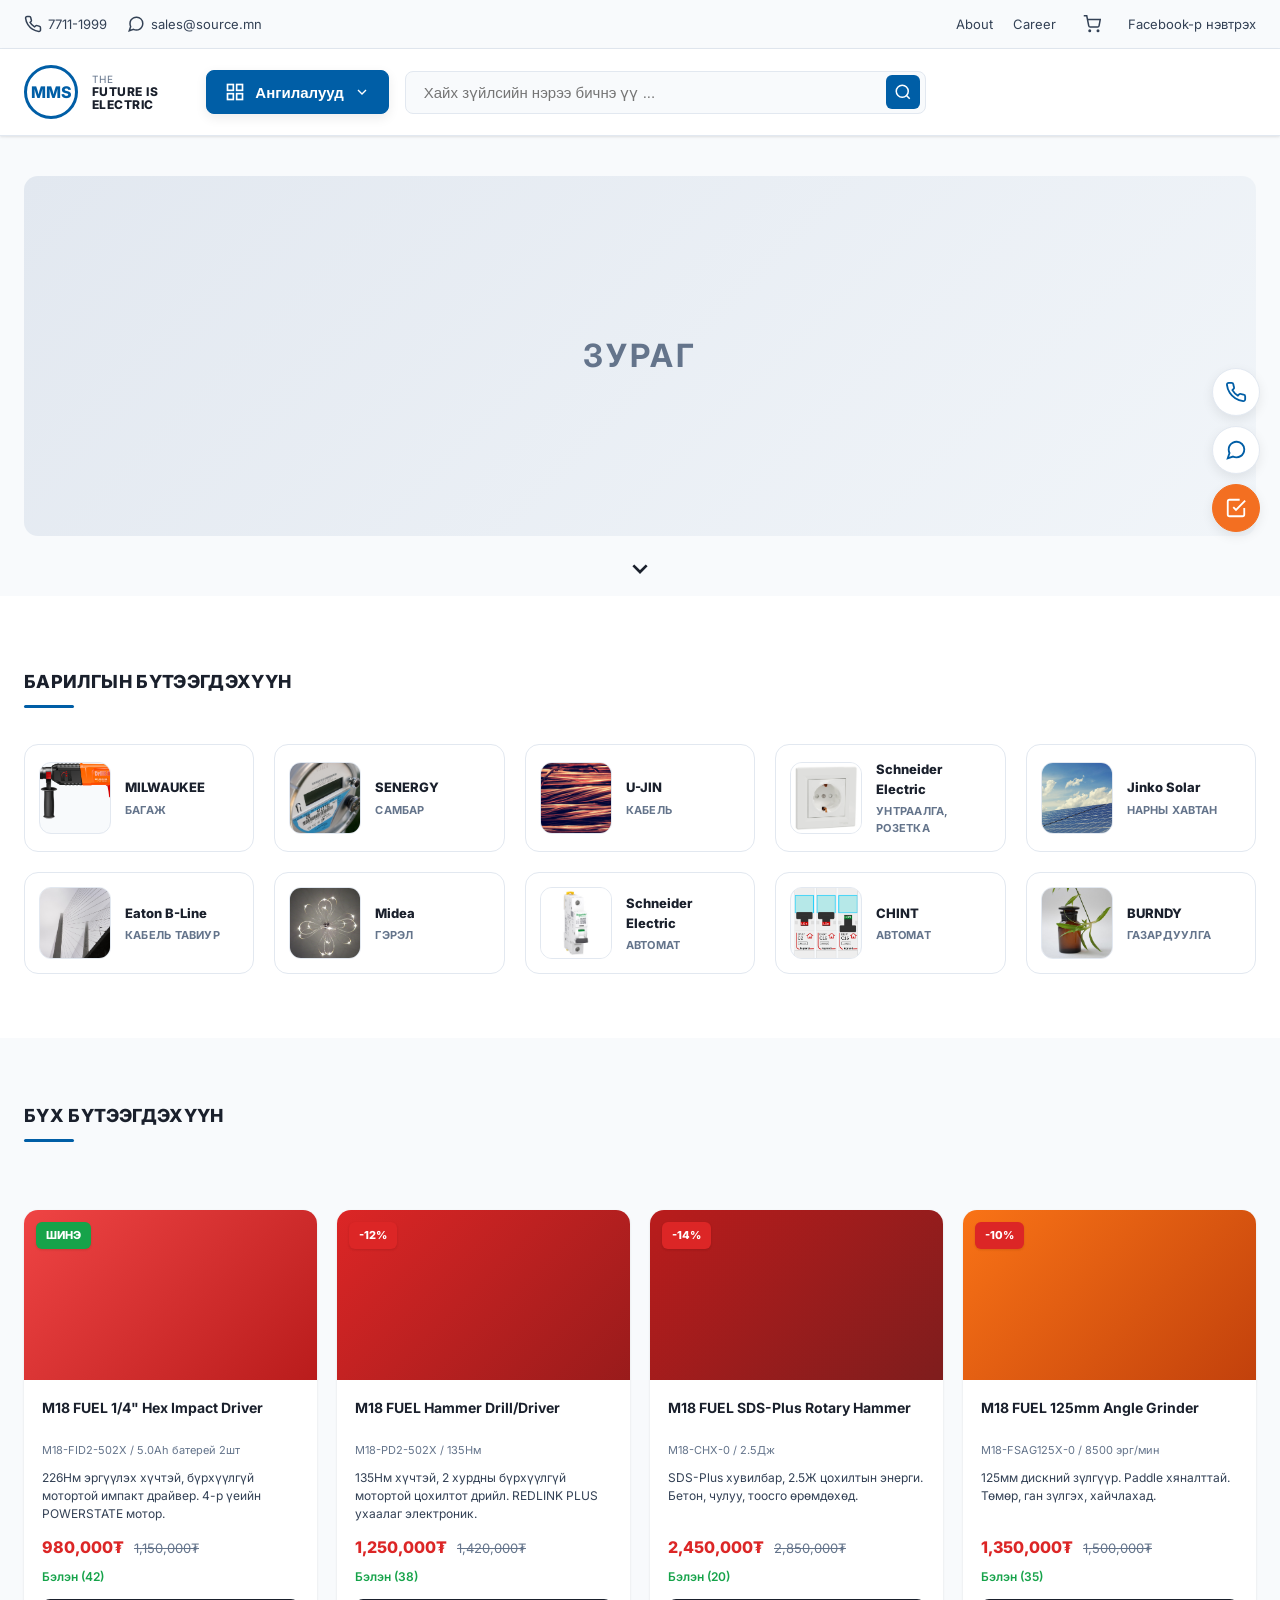
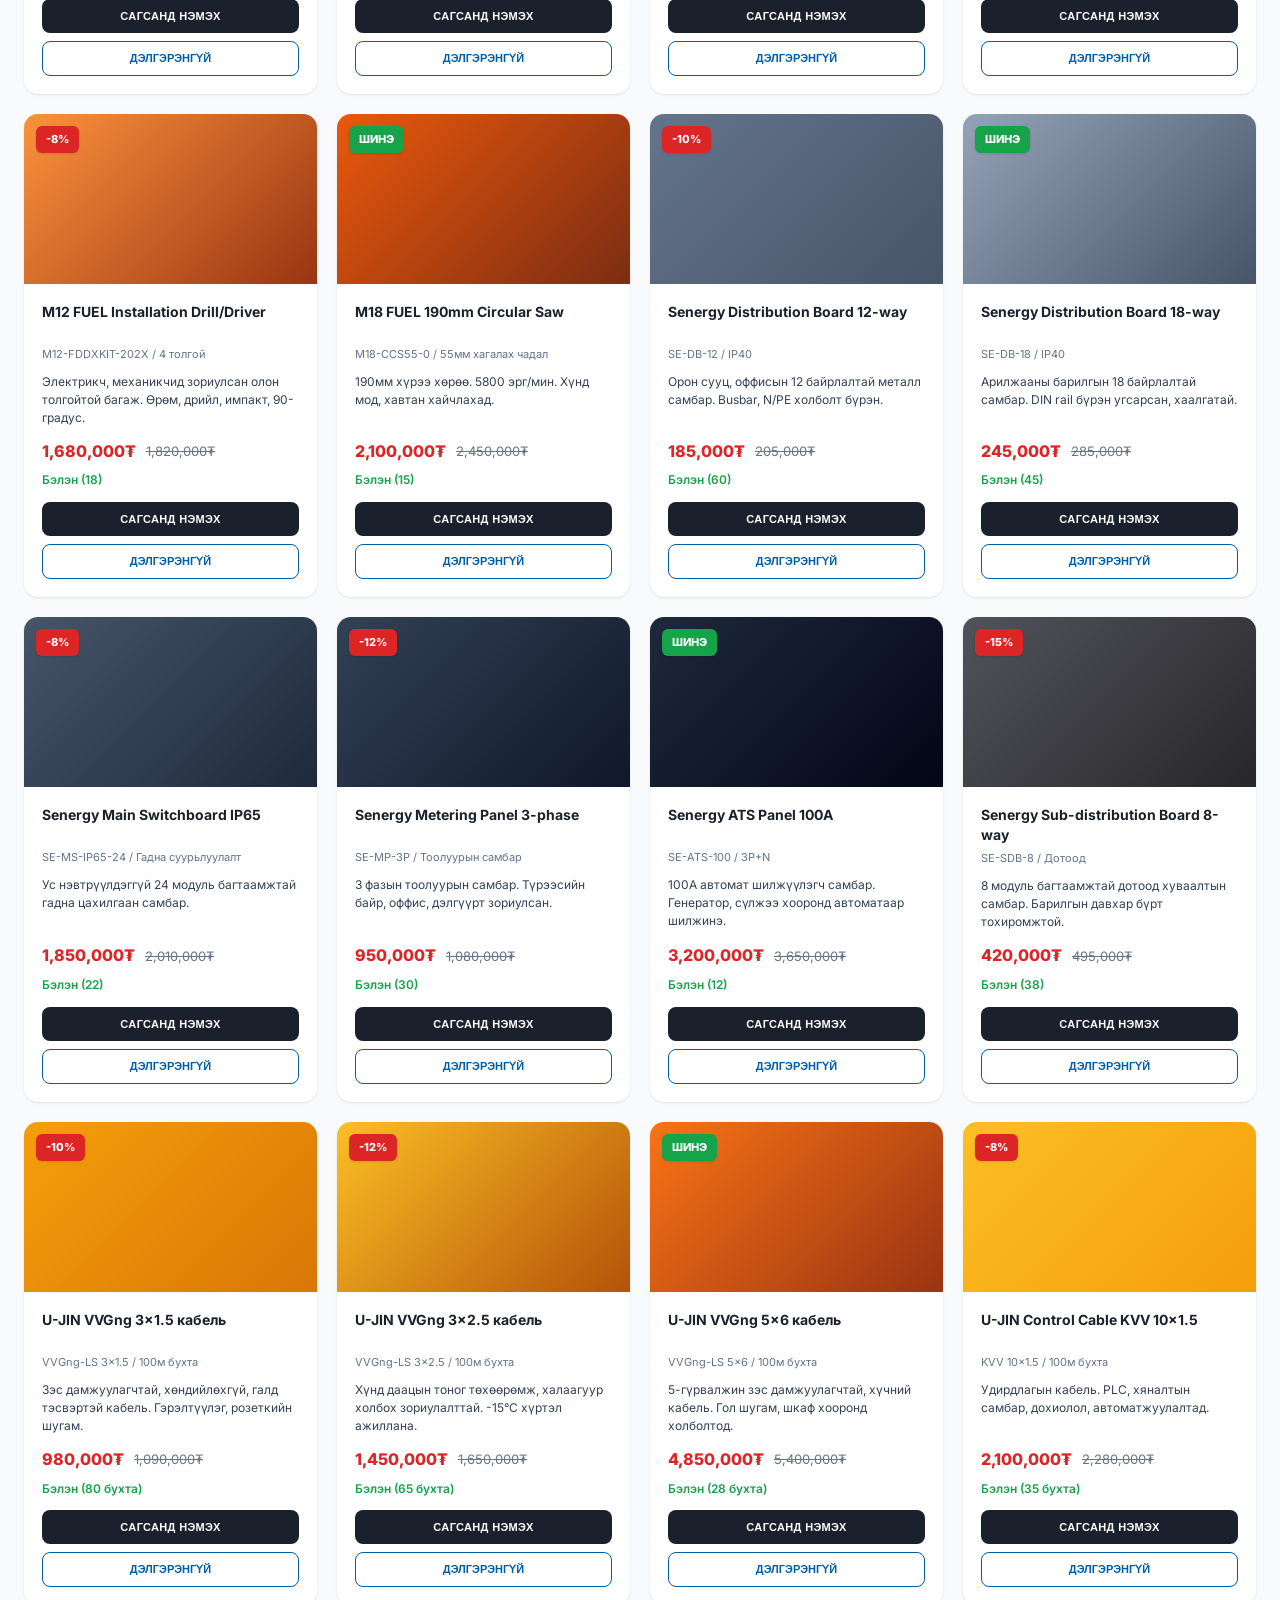
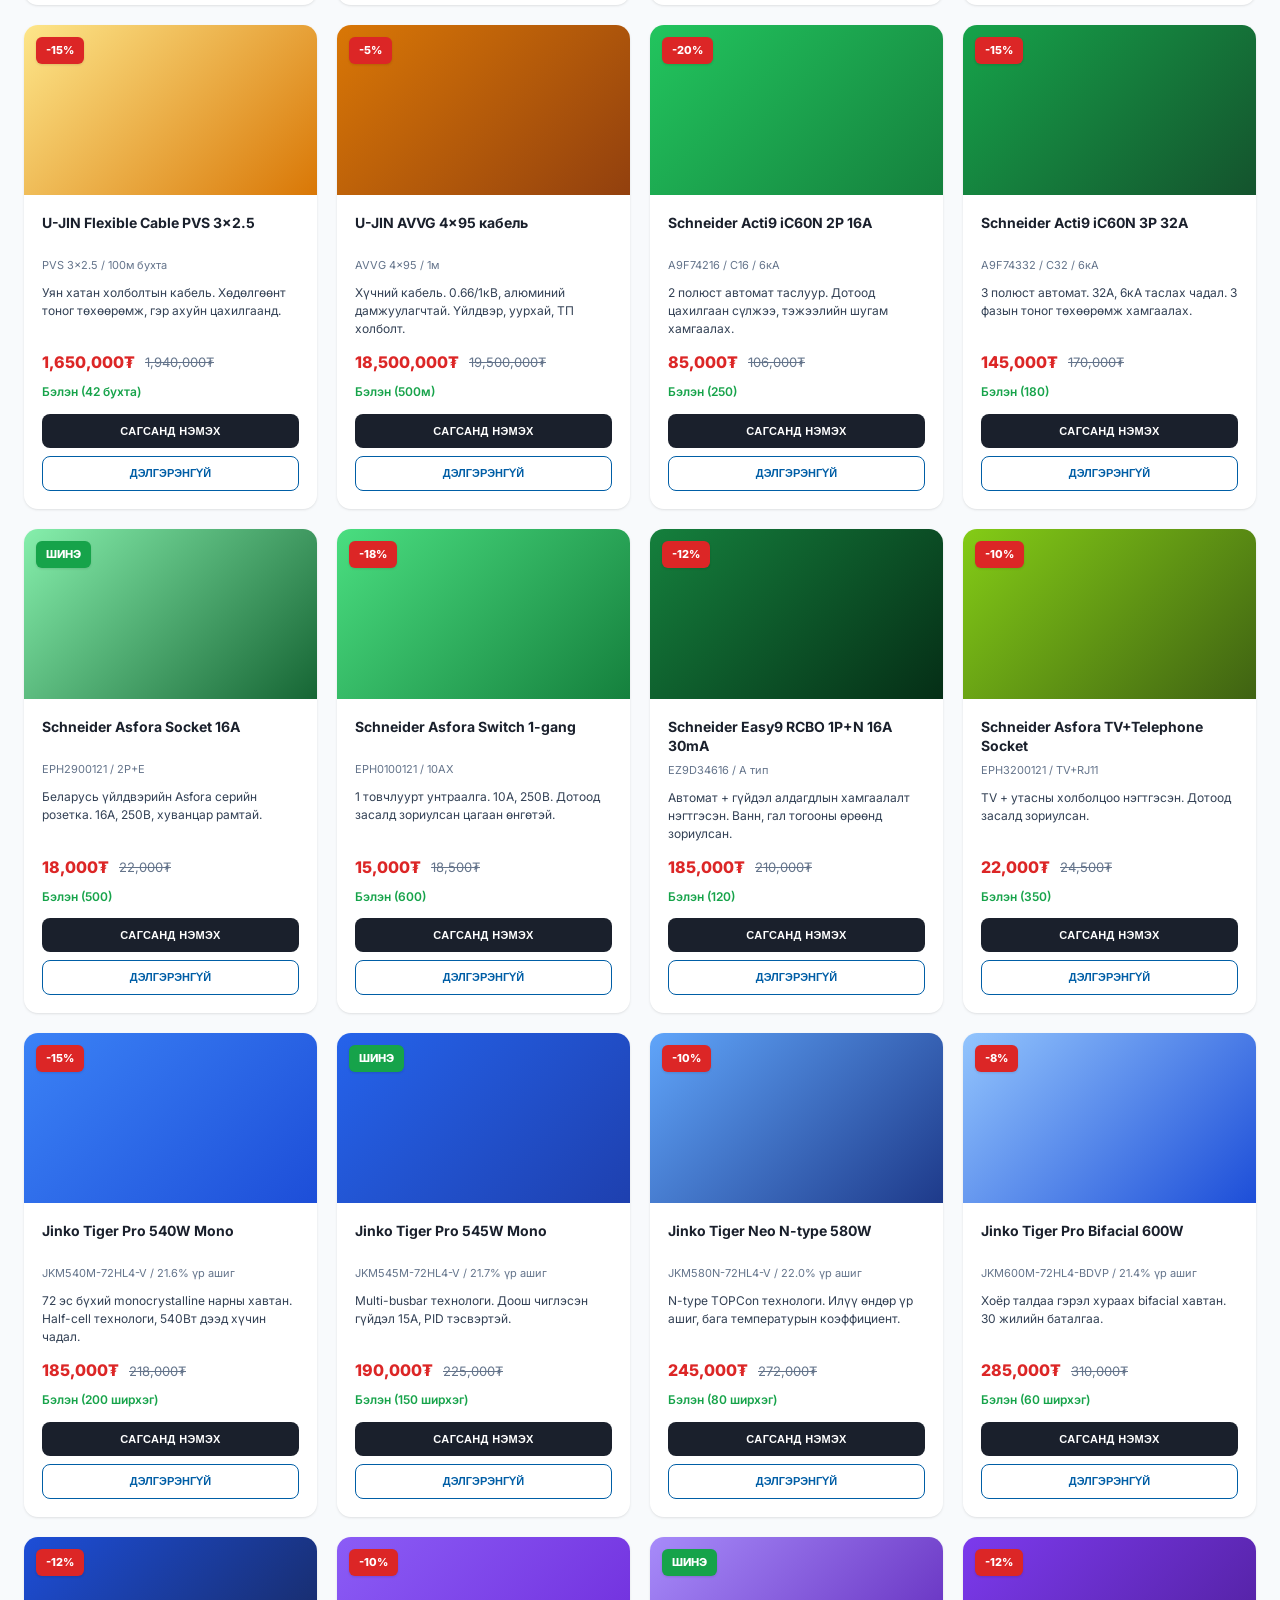
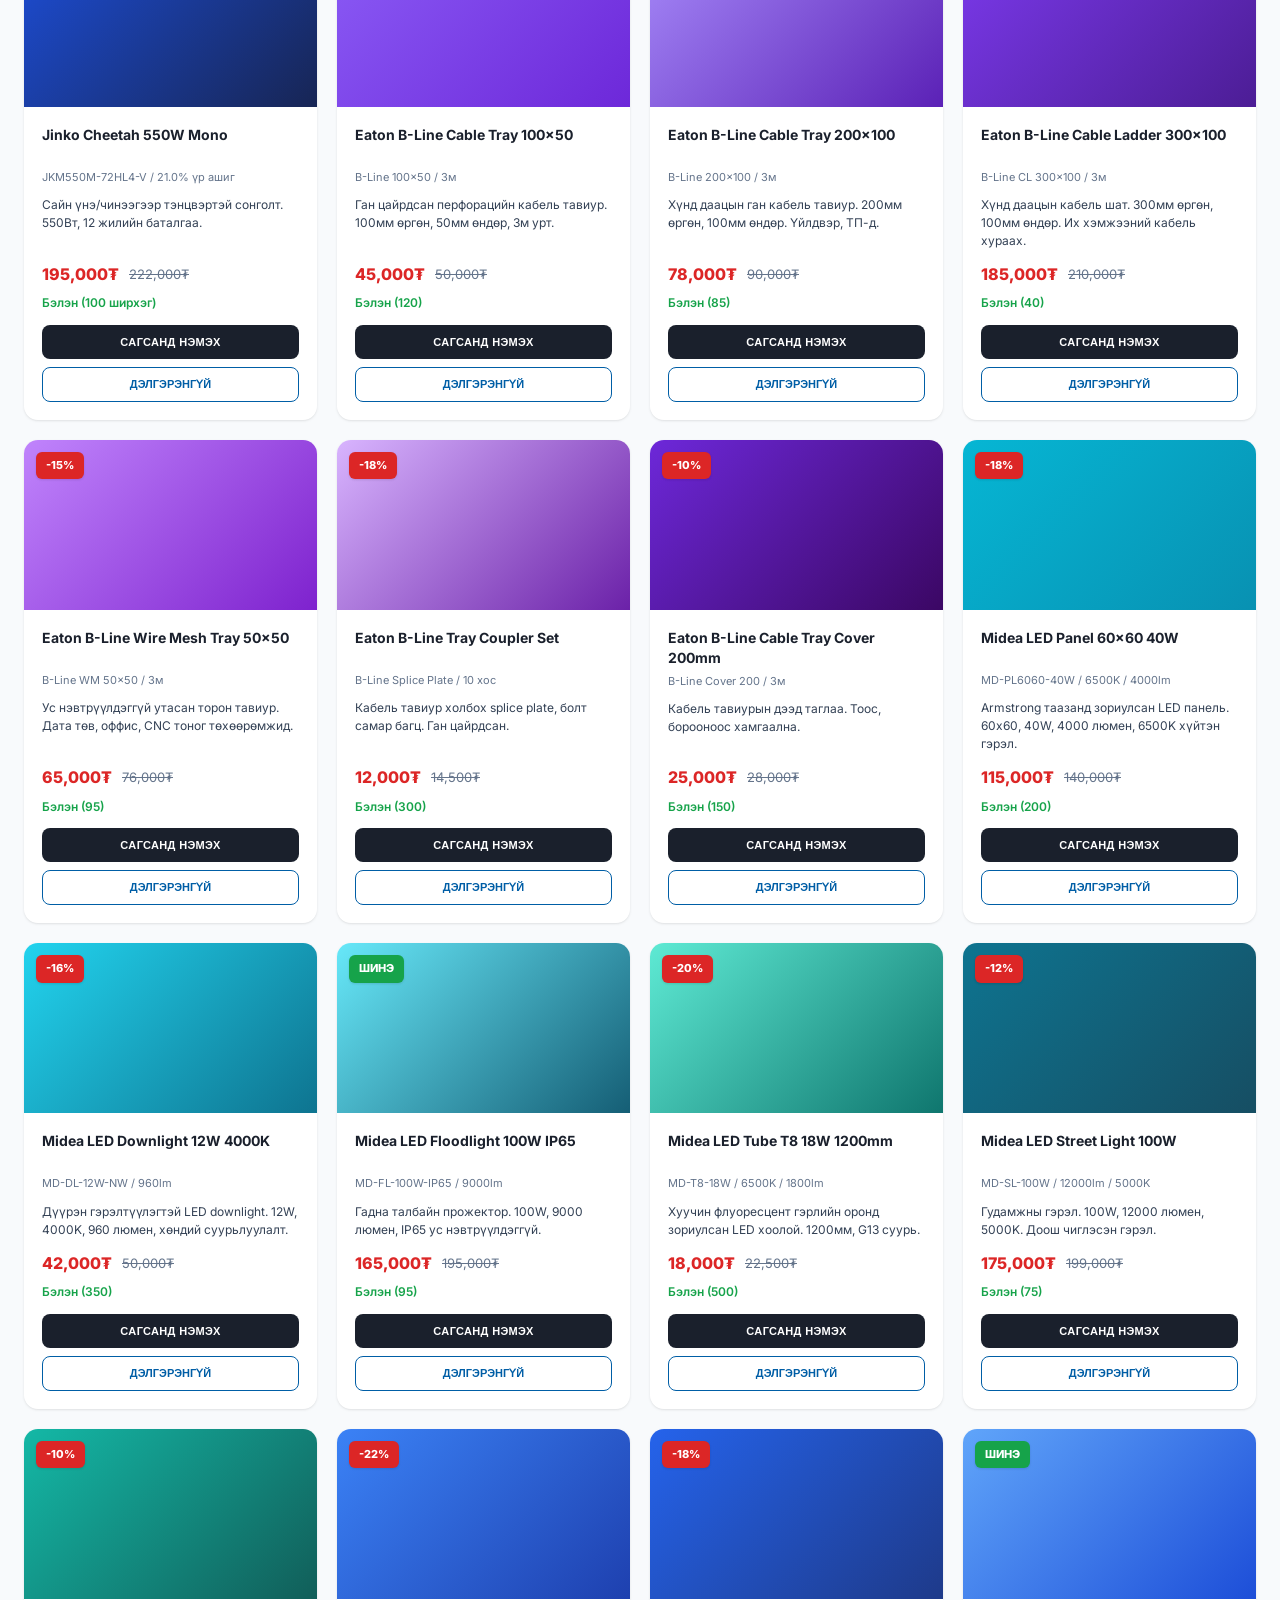
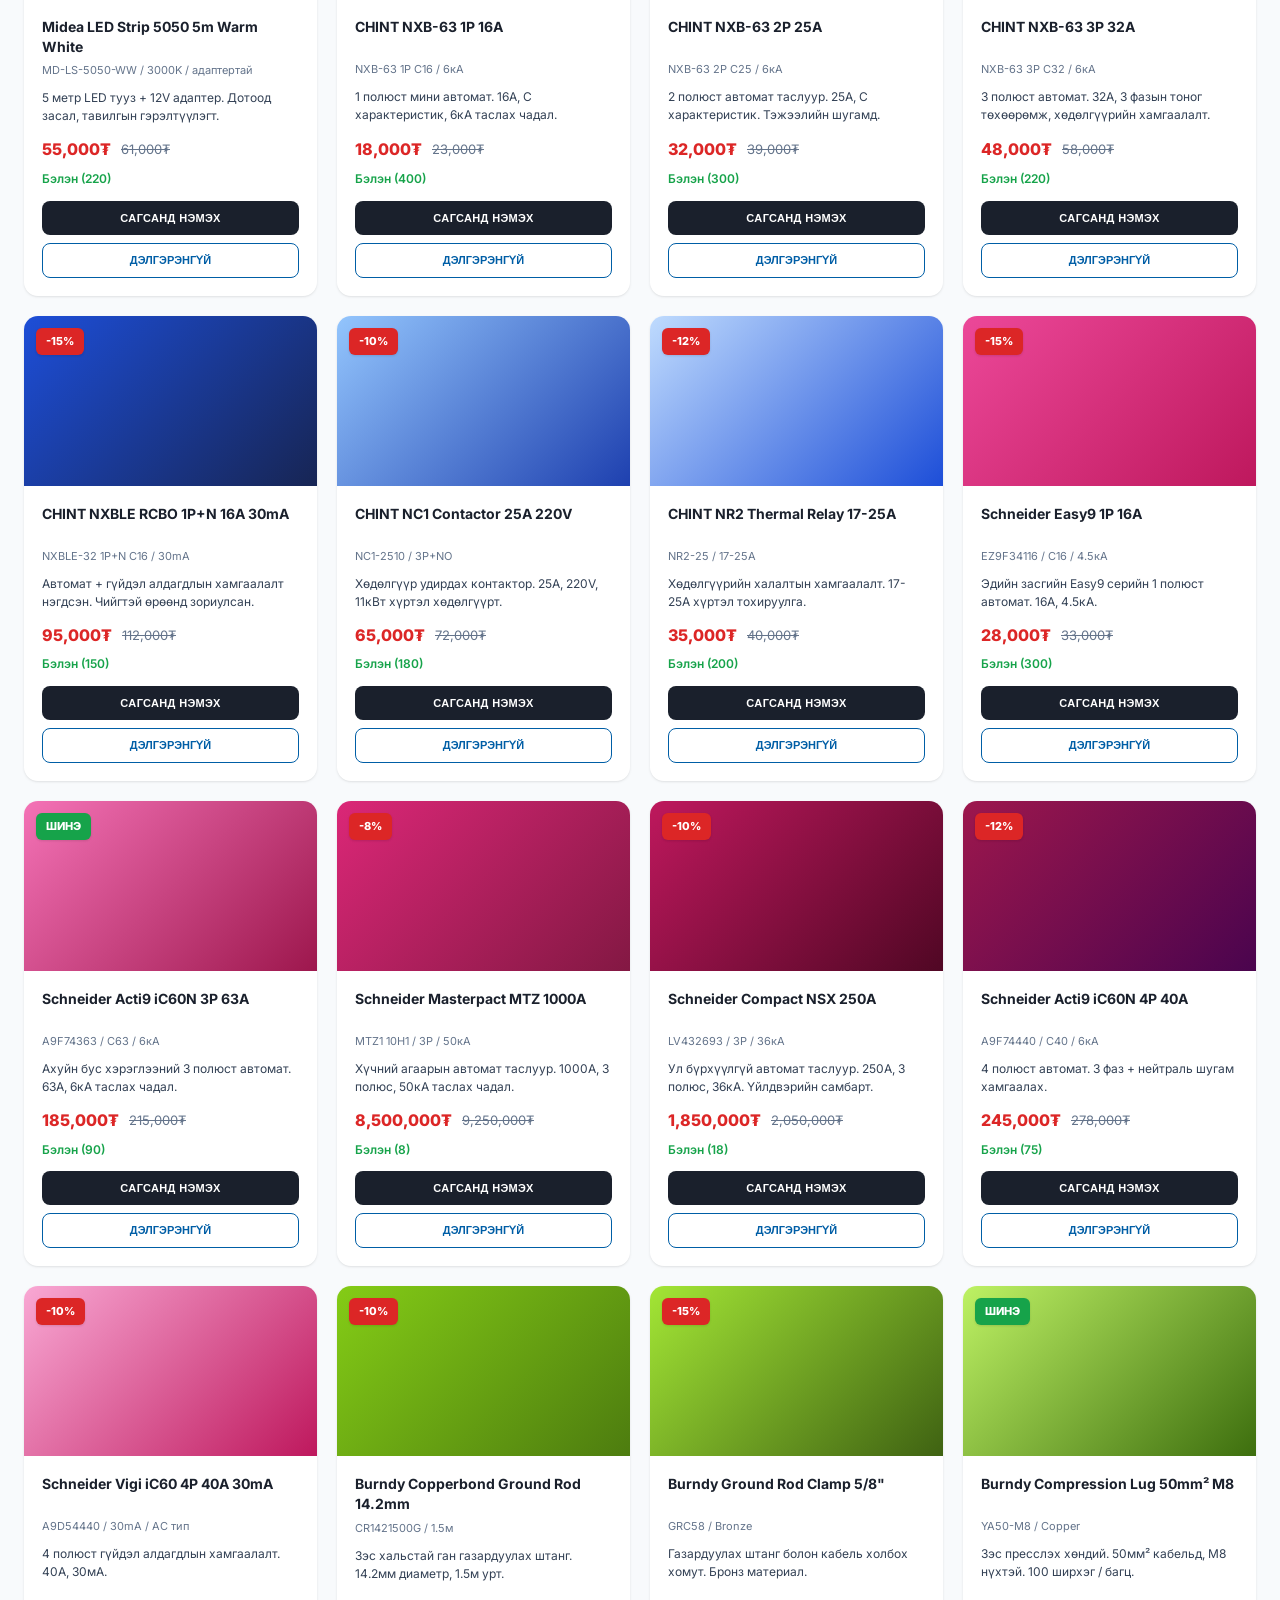
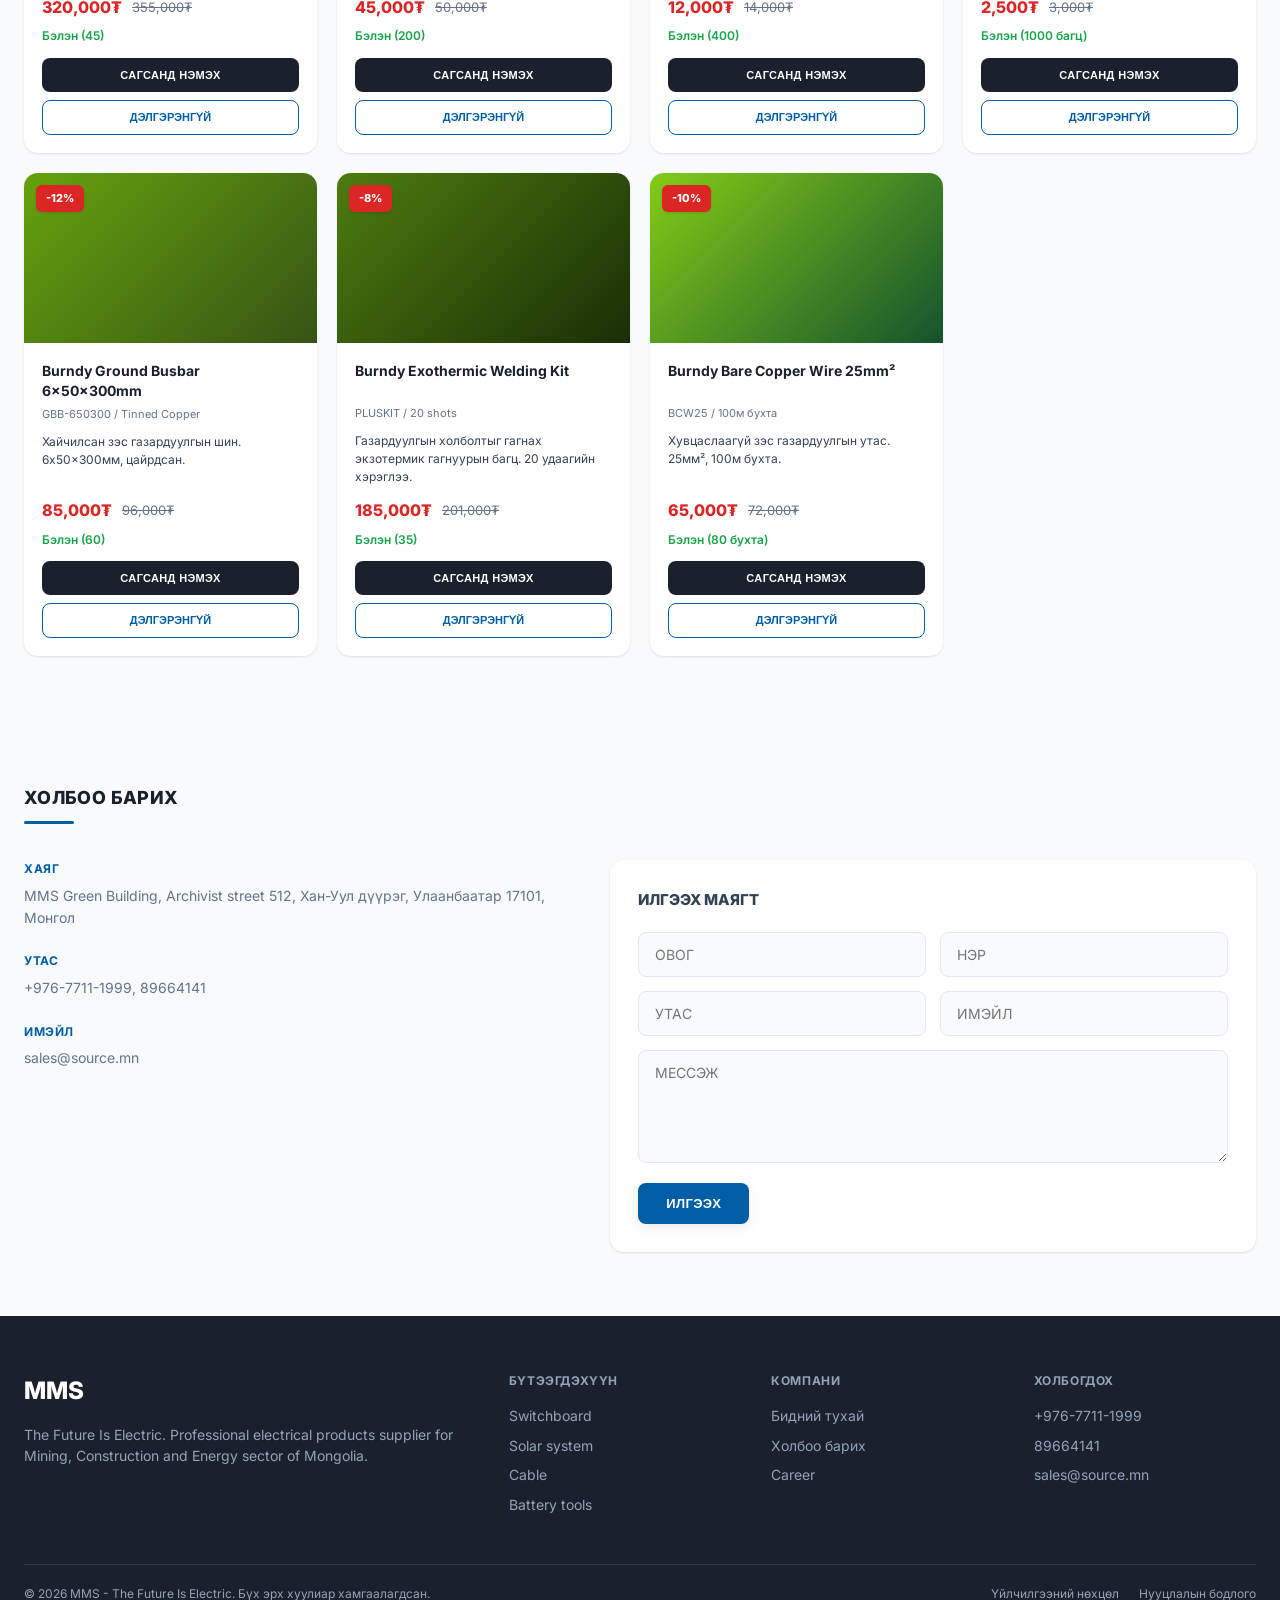
<file: index.html>
<!DOCTYPE html>
<html lang="mn">
<head>
    <meta charset="UTF-8">
    <meta name="viewport" content="width=device-width, initial-scale=1.0">
    <title>MMS - The Future Is Electric</title>
    <link rel="preconnect" href="https://fonts.googleapis.com">
    <link rel="preconnect" href="https://fonts.gstatic.com" crossorigin>
    <link href="https://fonts.googleapis.com/css2?family=Inter:wght@300;400;500;600;700;800&display=swap" rel="stylesheet">
    <link rel="stylesheet" href="styles.css">
</head>
<body>
    <!-- Top contact bar -->
    <div class="topbar">
        <div class="container topbar-inner">
            <div class="topbar-left">
                <span class="topbar-item">
                    <svg class="icon" viewBox="0 0 24 24" fill="none" stroke="currentColor" stroke-width="2"><path d="M22 16.92v3a2 2 0 0 1-2.18 2 19.79 19.79 0 0 1-8.63-3.07 19.5 19.5 0 0 1-6-6 19.79 19.79 0 0 1-3.07-8.67A2 2 0 0 1 4.11 2h3a2 2 0 0 1 2 1.72 12.84 12.84 0 0 0 .7 2.81 2 2 0 0 1-.45 2.11L8.09 9.91a16 16 0 0 0 6 6l1.27-1.27a2 2 0 0 1 2.11-.45 12.84 12.84 0 0 0 2.81.7A2 2 0 0 1 22 16.92z"></path></svg>
                    7711-1999
                </span>
                <span class="topbar-item">
                    <svg class="icon" viewBox="0 0 24 24" fill="none" stroke="currentColor" stroke-width="2"><path d="M21 11.5a8.38 8.38 0 0 1-.9 3.8 8.5 8.5 0 0 1-7.6 4.7 8.38 8.38 0 0 1-3.8-.9L3 21l1.9-5.7a8.38 8.38 0 0 1-.9-3.8 8.5 8.5 0 0 1 4.7-7.6 8.38 8.38 0 0 1 3.8-.9h.5a8.48 8.48 0 0 1 8 8v.5z"></path></svg>
                    sales@source.mn
                </span>
            </div>
            <div class="topbar-right">
                <a href="#">About</a>
                <a href="#">Career</a>
                <a href="#" class="topbar-cart" aria-label="Сагс">
                    <svg class="icon" viewBox="0 0 24 24" fill="none" stroke="currentColor" stroke-width="2">
                        <circle cx="9" cy="21" r="1"></circle>
                        <circle cx="20" cy="21" r="1"></circle>
                        <path d="M1 1h4l2.68 13.39a2 2 0 0 0 2 1.61h9.72a2 2 0 0 0 2-1.61L23 6H6"></path>
                    </svg>
                </a>
                <a href="#">Facebook-р нэвтрэх</a>
            </div>
        </div>
    </div>

    <!-- Main header -->
    <header class="main-header">
        <div class="container header-inner">
            <a href="/" class="logo-group">
                <div class="logo-circle">MMS</div>
                <div class="logo-text">
                    <span class="logo-line1">THE</span>
                    <span class="logo-line2">FUTURE IS</span>
                    <span class="logo-line3">ELECTRIC</span>
                </div>
            </a>

            <div class="header-center">
                <div class="category-dropdown" id="categoryDropdown">
                    <button class="dropdown-toggle" id="dropdownToggle">
                        <svg class="icon grid-icon" viewBox="0 0 24 24" fill="none" stroke="currentColor" stroke-width="2">
                            <rect x="3" y="3" width="7" height="7"></rect>
                            <rect x="14" y="3" width="7" height="7"></rect>
                            <rect x="14" y="14" width="7" height="7"></rect>
                            <rect x="3" y="14" width="7" height="7"></rect>
                        </svg>
                        Ангилалууд
                        <svg class="icon chevron" viewBox="0 0 24 24" fill="none" stroke="currentColor" stroke-width="2"><polyline points="6 9 12 15 18 9"></polyline></svg>
                    </button>
                    <div class="dropdown-menu" id="dropdownMenu">
                        <a href="#products" data-category="senergy">Switchboard</a>
                        <a href="#products" data-category="jinko">Solar system</a>
                        <a href="#products" data-category="ujin">Cable</a>
                        <a href="#products" data-category="milwaukee">Battery tools</a>
                        <a href="#products" data-category="ujin">LV & MV power transmission</a>
                        <a href="#products" data-category="midea">Lighting design</a>
                        <a href="#products" data-category="schneider">Power connection</a>
                        <a href="#products" data-category="chint">Automation control</a>
                        <a href="#products" class="sale-link" data-category="sale">
                            Хямдралтыг бүтээгдэхүүн
                            <span class="sale-tag">SALE</span>
                        </a>
                    </div>
                </div>

                <form class="search-form" id="searchForm">
                    <input type="text" id="searchInput" placeholder="Хайх зүйлсийн нэрээ бичнэ үү ...">
                    <button type="submit" class="search-btn" aria-label="Хайх">
                        <svg class="icon" viewBox="0 0 24 24" fill="none" stroke="currentColor" stroke-width="2"><circle cx="11" cy="11" r="8"></circle><path d="m21 21-4.35-4.35"></path></svg>
                    </button>
                </form>
            </div>
        </div>
    </header>

    <!-- Hero banner placeholder -->
    <section class="hero-banner">
        <div class="container">
            <div class="hero-placeholder">
                <span>ЗУРАГ</span>
            </div>
        </div>
        <a href="#brands" class="scroll-down" aria-label="Доош">
            <svg viewBox="0 0 24 24" fill="none" stroke="currentColor" stroke-width="2"><polyline points="7 13 12 18 17 13"></polyline></svg>
        </a>
    </section>

    <!-- Construction products / brands -->
    <section id="brands" class="brands section">
        <div class="container">
            <h2 class="section-title">БАРИЛГЫН БҮТЭЭГДЭХҮҮН</h2>
            <div class="brands-grid">
                <a href="#products" class="brand-card" data-brand="milwaukee">
                    <div class="brand-visual">
                        <div class="brand-img">
                            <img src="images/milwaukee.png" alt="Milwaukee tools" loading="lazy">
                        </div>
                    </div>
                    <div class="brand-info">
                        <span class="brand-name">MILWAUKEE</span>
                        <span class="brand-cat">БАГАЖ</span>
                    </div>
                </a>

                <a href="#products" class="brand-card" data-brand="senergy">
                    <div class="brand-visual">
                        <div class="brand-img">
                            <img src="images/senergy.jpg" alt="Senergy switchboard" loading="lazy">
                        </div>
                    </div>
                    <div class="brand-info">
                        <span class="brand-name">SENERGY</span>
                        <span class="brand-cat">САМБАР</span>
                    </div>
                </a>

                <a href="#products" class="brand-card" data-brand="ujin">
                    <div class="brand-visual">
                        <div class="brand-img">
                            <img src="images/ujin.jpg" alt="U-JIN cable" loading="lazy">
                        </div>
                    </div>
                    <div class="brand-info">
                        <span class="brand-name">U-JIN</span>
                        <span class="brand-cat">КАБЕЛЬ</span>
                    </div>
                </a>

                <a href="#products" class="brand-card" data-brand="schneider">
                    <div class="brand-visual">
                        <div class="brand-img">
                            <img src="images/schneider.jpg" alt="Schneider Electric socket" loading="lazy">
                        </div>
                    </div>
                    <div class="brand-info">
                        <span class="brand-name">Schneider Electric</span>
                        <span class="brand-cat">УНТРААЛГА, РОЗЕТКА</span>
                    </div>
                </a>

                <a href="#products" class="brand-card" data-brand="jinko">
                    <div class="brand-visual">
                        <div class="brand-img">
                            <img src="images/jinko.jpg" alt="Jinko Solar panel" loading="lazy">
                        </div>
                    </div>
                    <div class="brand-info">
                        <span class="brand-name">Jinko Solar</span>
                        <span class="brand-cat">НАРНЫ ХАВТАН</span>
                    </div>
                </a>

                <a href="#products" class="brand-card" data-brand="eaton">
                    <div class="brand-visual">
                        <div class="brand-img">
                            <img src="images/eaton.jpg" alt="Eaton B-Line cable tray" loading="lazy">
                        </div>
                    </div>
                    <div class="brand-info">
                        <span class="brand-name">Eaton B-Line</span>
                        <span class="brand-cat">КАБЕЛЬ ТАВИУР</span>
                    </div>
                </a>

                <a href="#products" class="brand-card" data-brand="midea">
                    <div class="brand-visual">
                        <div class="brand-img">
                            <img src="images/midea.jpg" alt="Midea lighting" loading="lazy">
                        </div>
                    </div>
                    <div class="brand-info">
                        <span class="brand-name">Midea</span>
                        <span class="brand-cat">ГЭРЭЛ</span>
                    </div>
                </a>

                <a href="#products" class="brand-card" data-brand="schneider-breaker">
                    <div class="brand-visual">
                        <div class="brand-img">
                            <img src="images/schneider-breaker.jpg" alt="Schneider Electric breaker" loading="lazy">
                        </div>
                    </div>
                    <div class="brand-info">
                        <span class="brand-name">Schneider Electric</span>
                        <span class="brand-cat">АВТОМАТ</span>
                    </div>
                </a>

                <a href="#products" class="brand-card" data-brand="chint">
                    <div class="brand-visual">
                        <div class="brand-img">
                            <img src="images/chint.png" alt="CHINT breaker" loading="lazy">
                        </div>
                    </div>
                    <div class="brand-info">
                        <span class="brand-name">CHINT</span>
                        <span class="brand-cat">АВТОМАТ</span>
                    </div>
                </a>

                <a href="#products" class="brand-card" data-brand="burndy">
                    <div class="brand-visual">
                        <div class="brand-img">
                            <img src="images/burndy.jpg" alt="Burndy grounding" loading="lazy">
                        </div>
                    </div>
                    <div class="brand-info">
                        <span class="brand-name">BURNDY</span>
                        <span class="brand-cat">ГАЗАРДУУЛГА</span>
                    </div>
                </a>
            </div>
        </div>
    </section>

    <!-- Brand products -->
    <section id="products" class="products-section section section-alt">
        <div class="container">
            <div class="products-header">
                <h2 class="section-title" id="productsTitle">БҮХ БҮТЭЭГДЭХҮҮН</h2>
                <button class="btn btn-secondary" id="showAllBtn" style="display:none">БҮГДИЙГ ХАРАХ</button>
            </div>
            <div class="products-grid" id="productsGrid">
                <!-- MILWAUKEE -->
                <article class="product-card" data-brand="milwaukee" data-name="M18 FUEL Hex Impact Driver" data-price="980000">
                    <div class="badge badge-new">ШИНЭ</div>
                    <div class="product-img" style="background:linear-gradient(135deg,#ef4444,#b91c1c)"></div>
                    <div class="product-body">
                        <h3>M18 FUEL 1/4" Hex Impact Driver</h3>
                        <p class="sku">M18-FID2-502X / 5.0Ah батерей 2шт</p>
                        <p class="product-desc">226Нм эргүүлэх хүчтэй, бүрхүүлгүй мотортой импакт драйвер. 4-р үеийн POWERSTATE мотор.</p>
                        <div class="price-row">
                            <span class="price">980,000₮</span>
                            <span class="old-price">1,150,000₮</span>
                        </div>
                        <p class="stock">Бэлэн (42)</p>
                        <div class="product-actions">
                            <button class="add-cart-btn">САГСАНД НЭМЭХ</button>
                            <button class="detail-btn">Дэлгэрэнгүй</button>
                        </div>
                    </div>
                </article>

                <article class="product-card" data-brand="milwaukee" data-name="M18 FUEL Hammer Drill" data-price="1250000">
                    <div class="badge">-12%</div>
                    <div class="product-img" style="background:linear-gradient(135deg,#dc2626,#991b1b)"></div>
                    <div class="product-body">
                        <h3>M18 FUEL Hammer Drill/Driver</h3>
                        <p class="sku">M18-PD2-502X / 135Нм</p>
                        <p class="product-desc">135Нм хүчтэй, 2 хурдны бүрхүүлгүй мотортой цохилтот дрийл. REDLINK PLUS ухаалаг электроник.</p>
                        <div class="price-row">
                            <span class="price">1,250,000₮</span>
                            <span class="old-price">1,420,000₮</span>
                        </div>
                        <p class="stock">Бэлэн (38)</p>
                        <div class="product-actions">
                            <button class="add-cart-btn">САГСАНД НЭМЭХ</button>
                            <button class="detail-btn">Дэлгэрэнгүй</button>
                        </div>
                    </div>
                </article>

                <article class="product-card" data-brand="milwaukee" data-name="M18 FUEL Rotary Hammer" data-price="2450000">
                    <div class="badge">-14%</div>
                    <div class="product-img" style="background:linear-gradient(135deg,#b91c1c,#7f1d1d)"></div>
                    <div class="product-body">
                        <h3>M18 FUEL SDS-Plus Rotary Hammer</h3>
                        <p class="sku">M18-CHX-0 / 2.5Дж</p>
                        <p class="product-desc">SDS-Plus хувилбар, 2.5Ж цохилтын энерги. Бетон, чулуу, тоосго өрөмдөхөд.</p>
                        <div class="price-row">
                            <span class="price">2,450,000₮</span>
                            <span class="old-price">2,850,000₮</span>
                        </div>
                        <p class="stock">Бэлэн (20)</p>
                        <div class="product-actions">
                            <button class="add-cart-btn">САГСАНД НЭМЭХ</button>
                            <button class="detail-btn">Дэлгэрэнгүй</button>
                        </div>
                    </div>
                </article>

                <article class="product-card" data-brand="milwaukee" data-name="M18 FUEL Angle Grinder" data-price="1350000">
                    <div class="badge">-10%</div>
                    <div class="product-img" style="background:linear-gradient(135deg,#f97316,#c2410c)"></div>
                    <div class="product-body">
                        <h3>M18 FUEL 125mm Angle Grinder</h3>
                        <p class="sku">M18-FSAG125X-0 / 8500 эрг/мин</p>
                        <p class="product-desc">125мм дискний зүлгүүр. Paddle хяналттай. Төмөр, ган зүлгэх, хайчлахад.</p>
                        <div class="price-row">
                            <span class="price">1,350,000₮</span>
                            <span class="old-price">1,500,000₮</span>
                        </div>
                        <p class="stock">Бэлэн (35)</p>
                        <div class="product-actions">
                            <button class="add-cart-btn">САГСАНД НЭМЭХ</button>
                            <button class="detail-btn">Дэлгэрэнгүй</button>
                        </div>
                    </div>
                </article>

                <article class="product-card" data-brand="milwaukee" data-name="M12 FUEL Installation Drill" data-price="1680000">
                    <div class="badge">-8%</div>
                    <div class="product-img" style="background:linear-gradient(135deg,#fb923c,#9a3412)"></div>
                    <div class="product-body">
                        <h3>M12 FUEL Installation Drill/Driver</h3>
                        <p class="sku">M12-FDDXKIT-202X / 4 толгой</p>
                        <p class="product-desc">Электрикч, механикчид зориулсан олон толгойтой багаж. Өрөм, дрийл, импакт, 90-градус.</p>
                        <div class="price-row">
                            <span class="price">1,680,000₮</span>
                            <span class="old-price">1,820,000₮</span>
                        </div>
                        <p class="stock">Бэлэн (18)</p>
                        <div class="product-actions">
                            <button class="add-cart-btn">САГСАНД НЭМЭХ</button>
                            <button class="detail-btn">Дэлгэрэнгүй</button>
                        </div>
                    </div>
                </article>

                <article class="product-card" data-brand="milwaukee" data-name="M18 FUEL Circular Saw" data-price="2100000">
                    <div class="badge badge-new">ШИНЭ</div>
                    <div class="product-img" style="background:linear-gradient(135deg,#ea580c,#7c2d12)"></div>
                    <div class="product-body">
                        <h3>M18 FUEL 190mm Circular Saw</h3>
                        <p class="sku">M18-CCS55-0 / 55мм хагалах чадал</p>
                        <p class="product-desc">190мм хүрээ хөрөө. 5800 эрг/мин. Хүнд мод, хавтан хайчлахад.</p>
                        <div class="price-row">
                            <span class="price">2,100,000₮</span>
                            <span class="old-price">2,450,000₮</span>
                        </div>
                        <p class="stock">Бэлэн (15)</p>
                        <div class="product-actions">
                            <button class="add-cart-btn">САГСАНД НЭМЭХ</button>
                            <button class="detail-btn">Дэлгэрэнгүй</button>
                        </div>
                    </div>
                </article>

                <!-- SENERGY -->
                <article class="product-card" data-brand="senergy" data-name="Distribution Board 12-way" data-price="185000">
                    <div class="badge">-10%</div>
                    <div class="product-img" style="background:linear-gradient(135deg,#64748b,#475569)"></div>
                    <div class="product-body">
                        <h3>Senergy Distribution Board 12-way</h3>
                        <p class="sku">SE-DB-12 / IP40</p>
                        <p class="product-desc">Орон сууц, оффисын 12 байрлалтай металл самбар. Busbar, N/PE холболт бүрэн.</p>
                        <div class="price-row">
                            <span class="price">185,000₮</span>
                            <span class="old-price">205,000₮</span>
                        </div>
                        <p class="stock">Бэлэн (60)</p>
                        <div class="product-actions">
                            <button class="add-cart-btn">САГСАНД НЭМЭХ</button>
                            <button class="detail-btn">Дэлгэрэнгүй</button>
                        </div>
                    </div>
                </article>

                <article class="product-card" data-brand="senergy" data-name="Distribution Board 18-way" data-price="245000">
                    <div class="badge badge-new">ШИНЭ</div>
                    <div class="product-img" style="background:linear-gradient(135deg,#94a3b8,#475569)"></div>
                    <div class="product-body">
                        <h3>Senergy Distribution Board 18-way</h3>
                        <p class="sku">SE-DB-18 / IP40</p>
                        <p class="product-desc">Арилжааны барилгын 18 байрлалтай самбар. DIN rail бүрэн угсарсан, хаалгатай.</p>
                        <div class="price-row">
                            <span class="price">245,000₮</span>
                            <span class="old-price">285,000₮</span>
                        </div>
                        <p class="stock">Бэлэн (45)</p>
                        <div class="product-actions">
                            <button class="add-cart-btn">САГСАНД НЭМЭХ</button>
                            <button class="detail-btn">Дэлгэрэнгүй</button>
                        </div>
                    </div>
                </article>

                <article class="product-card" data-brand="senergy" data-name="Main Switchboard IP65" data-price="1850000">
                    <div class="badge">-8%</div>
                    <div class="product-img" style="background:linear-gradient(135deg,#475569,#1e293b)"></div>
                    <div class="product-body">
                        <h3>Senergy Main Switchboard IP65</h3>
                        <p class="sku">SE-MS-IP65-24 / Гадна суурьлуулалт</p>
                        <p class="product-desc">Ус нэвтрүүлдэггүй 24 модуль багтаамжтай гадна цахилгаан самбар.</p>
                        <div class="price-row">
                            <span class="price">1,850,000₮</span>
                            <span class="old-price">2,010,000₮</span>
                        </div>
                        <p class="stock">Бэлэн (22)</p>
                        <div class="product-actions">
                            <button class="add-cart-btn">САГСАНД НЭМЭХ</button>
                            <button class="detail-btn">Дэлгэрэнгүй</button>
                        </div>
                    </div>
                </article>

                <article class="product-card" data-brand="senergy" data-name="Metering Panel" data-price="950000">
                    <div class="badge">-12%</div>
                    <div class="product-img" style="background:linear-gradient(135deg,#334155,#0f172a)"></div>
                    <div class="product-body">
                        <h3>Senergy Metering Panel 3-phase</h3>
                        <p class="sku">SE-MP-3P / Тоолуурын самбар</p>
                        <p class="product-desc">3 фазын тоолуурын самбар. Түрээсийн байр, оффис, дэлгүүрт зориулсан.</p>
                        <div class="price-row">
                            <span class="price">950,000₮</span>
                            <span class="old-price">1,080,000₮</span>
                        </div>
                        <p class="stock">Бэлэн (30)</p>
                        <div class="product-actions">
                            <button class="add-cart-btn">САГСАНД НЭМЭХ</button>
                            <button class="detail-btn">Дэлгэрэнгүй</button>
                        </div>
                    </div>
                </article>

                <article class="product-card" data-brand="senergy" data-name="ATS Panel 100A" data-price="3200000">
                    <div class="badge badge-new">ШИНЭ</div>
                    <div class="product-img" style="background:linear-gradient(135deg,#1e293b,#020617)"></div>
                    <div class="product-body">
                        <h3>Senergy ATS Panel 100A</h3>
                        <p class="sku">SE-ATS-100 / 3P+N</p>
                        <p class="product-desc">100A автомат шилжүүлэгч самбар. Генератор, сүлжээ хооронд автоматаар шилжинэ.</p>
                        <div class="price-row">
                            <span class="price">3,200,000₮</span>
                            <span class="old-price">3,650,000₮</span>
                        </div>
                        <p class="stock">Бэлэн (12)</p>
                        <div class="product-actions">
                            <button class="add-cart-btn">САГСАНД НЭМЭХ</button>
                            <button class="detail-btn">Дэлгэрэнгүй</button>
                        </div>
                    </div>
                </article>

                <article class="product-card" data-brand="senergy" data-name="Sub-distribution Board" data-price="420000">
                    <div class="badge">-15%</div>
                    <div class="product-img" style="background:linear-gradient(135deg,#52525b,#27272a)"></div>
                    <div class="product-body">
                        <h3>Senergy Sub-distribution Board 8-way</h3>
                        <p class="sku">SE-SDB-8 / Дотоод</p>
                        <p class="product-desc">8 модуль багтаамжтай дотоод хуваалтын самбар. Барилгын давхар бүрт тохиромжтой.</p>
                        <div class="price-row">
                            <span class="price">420,000₮</span>
                            <span class="old-price">495,000₮</span>
                        </div>
                        <p class="stock">Бэлэн (38)</p>
                        <div class="product-actions">
                            <button class="add-cart-btn">САГСАНД НЭМЭХ</button>
                            <button class="detail-btn">Дэлгэрэнгүй</button>
                        </div>
                    </div>
                </article>

                <!-- U-JIN -->
                <article class="product-card" data-brand="ujin" data-name="VVGng 3x1.5" data-price="980000">
                    <div class="badge">-10%</div>
                    <div class="product-img" style="background:linear-gradient(135deg,#f59e0b,#d97706)"></div>
                    <div class="product-body">
                        <h3>U-JIN VVGng 3x1.5 кабель</h3>
                        <p class="sku">VVGng-LS 3x1.5 / 100м бухта</p>
                        <p class="product-desc">Зэс дамжуулагчтай, хөндийлөхгүй, галд тэсвэртэй кабель. Гэрэлтүүлэг, розеткийн шугам.</p>
                        <div class="price-row">
                            <span class="price">980,000₮</span>
                            <span class="old-price">1,090,000₮</span>
                        </div>
                        <p class="stock">Бэлэн (80 бухта)</p>
                        <div class="product-actions">
                            <button class="add-cart-btn">САГСАНД НЭМЭХ</button>
                            <button class="detail-btn">Дэлгэрэнгүй</button>
                        </div>
                    </div>
                </article>

                <article class="product-card" data-brand="ujin" data-name="VVGng 3x2.5" data-price="1450000">
                    <div class="badge">-12%</div>
                    <div class="product-img" style="background:linear-gradient(135deg,#fbbf24,#b45309)"></div>
                    <div class="product-body">
                        <h3>U-JIN VVGng 3x2.5 кабель</h3>
                        <p class="sku">VVGng-LS 3x2.5 / 100м бухта</p>
                        <p class="product-desc">Хүнд даацын тоног төхөөрөмж, халаагуур холбох зориулалттай. -15°C хүртэл ажиллана.</p>
                        <div class="price-row">
                            <span class="price">1,450,000₮</span>
                            <span class="old-price">1,650,000₮</span>
                        </div>
                        <p class="stock">Бэлэн (65 бухта)</p>
                        <div class="product-actions">
                            <button class="add-cart-btn">САГСАНД НЭМЭХ</button>
                            <button class="detail-btn">Дэлгэрэнгүй</button>
                        </div>
                    </div>
                </article>

                <article class="product-card" data-brand="ujin" data-name="VVGng 5x6" data-price="4850000">
                    <div class="badge badge-new">ШИНЭ</div>
                    <div class="product-img" style="background:linear-gradient(135deg,#f97316,#9a3412)"></div>
                    <div class="product-body">
                        <h3>U-JIN VVGng 5x6 кабель</h3>
                        <p class="sku">VVGng-LS 5x6 / 100м бухта</p>
                        <p class="product-desc">5-гүрвалжин зэс дамжуулагчтай, хүчний кабель. Гол шугам, шкаф хооронд холболтод.</p>
                        <div class="price-row">
                            <span class="price">4,850,000₮</span>
                            <span class="old-price">5,400,000₮</span>
                        </div>
                        <p class="stock">Бэлэн (28 бухта)</p>
                        <div class="product-actions">
                            <button class="add-cart-btn">САГСАНД НЭМЭХ</button>
                            <button class="detail-btn">Дэлгэрэнгүй</button>
                        </div>
                    </div>
                </article>

                <article class="product-card" data-brand="ujin" data-name="Control Cable KVV" data-price="2100000">
                    <div class="badge">-8%</div>
                    <div class="product-img" style="background:linear-gradient(135deg,#fbbf24,#f59e0b)"></div>
                    <div class="product-body">
                        <h3>U-JIN Control Cable KVV 10x1.5</h3>
                        <p class="sku">KVV 10x1.5 / 100м бухта</p>
                        <p class="product-desc">Удирдлагын кабель. PLC, хяналтын самбар, дохиолол, автоматжуулалтад.</p>
                        <div class="price-row">
                            <span class="price">2,100,000₮</span>
                            <span class="old-price">2,280,000₮</span>
                        </div>
                        <p class="stock">Бэлэн (35 бухта)</p>
                        <div class="product-actions">
                            <button class="add-cart-btn">САГСАНД НЭМЭХ</button>
                            <button class="detail-btn">Дэлгэрэнгүй</button>
                        </div>
                    </div>
                </article>

                <article class="product-card" data-brand="ujin" data-name="Flexible Cable" data-price="1650000">
                    <div class="badge">-15%</div>
                    <div class="product-img" style="background:linear-gradient(135deg,#fde68a,#d97706)"></div>
                    <div class="product-body">
                        <h3>U-JIN Flexible Cable PVS 3x2.5</h3>
                        <p class="sku">PVS 3x2.5 / 100м бухта</p>
                        <p class="product-desc">Уян хатан холболтын кабель. Хөдөлгөөнт тоног төхөөрөмж, гэр ахуйн цахилгаанд.</p>
                        <div class="price-row">
                            <span class="price">1,650,000₮</span>
                            <span class="old-price">1,940,000₮</span>
                        </div>
                        <p class="stock">Бэлэн (42 бухта)</p>
                        <div class="product-actions">
                            <button class="add-cart-btn">САГСАНД НЭМЭХ</button>
                            <button class="detail-btn">Дэлгэрэнгүй</button>
                        </div>
                    </div>
                </article>

                <article class="product-card" data-brand="ujin" data-name="Power Cable AVVG" data-price="18500000">
                    <div class="badge">-5%</div>
                    <div class="product-img" style="background:linear-gradient(135deg,#d97706,#92400e)"></div>
                    <div class="product-body">
                        <h3>U-JIN AVVG 4x95 кабель</h3>
                        <p class="sku">AVVG 4x95 / 1м</p>
                        <p class="product-desc">Хүчний кабель. 0.66/1кВ, алюминий дамжуулагчтай. Үйлдвэр, уурхай, ТП холболт.</p>
                        <div class="price-row">
                            <span class="price">18,500,000₮</span>
                            <span class="old-price">19,500,000₮</span>
                        </div>
                        <p class="stock">Бэлэн (500м)</p>
                        <div class="product-actions">
                            <button class="add-cart-btn">САГСАНД НЭМЭХ</button>
                            <button class="detail-btn">Дэлгэрэнгүй</button>
                        </div>
                    </div>
                </article>

                <!-- SCHNEIDER -->
                <article class="product-card" data-brand="schneider" data-name="Acti9 iC60N 2P 16A" data-price="85000">
                    <div class="badge">-20%</div>
                    <div class="product-img" style="background:linear-gradient(135deg,#22c55e,#15803d)"></div>
                    <div class="product-body">
                        <h3>Schneider Acti9 iC60N 2P 16A</h3>
                        <p class="sku">A9F74216 / C16 / 6кА</p>
                        <p class="product-desc">2 полюст автомат таслуур. Дотоод цахилгаан сүлжээ, тэжээлийн шугам хамгаалах.</p>
                        <div class="price-row">
                            <span class="price">85,000₮</span>
                            <span class="old-price">106,000₮</span>
                        </div>
                        <p class="stock">Бэлэн (250)</p>
                        <div class="product-actions">
                            <button class="add-cart-btn">САГСАНД НЭМЭХ</button>
                            <button class="detail-btn">Дэлгэрэнгүй</button>
                        </div>
                    </div>
                </article>

                <article class="product-card" data-brand="schneider" data-name="Acti9 iC60N 3P 32A" data-price="145000">
                    <div class="badge">-15%</div>
                    <div class="product-img" style="background:linear-gradient(135deg,#16a34a,#14532d)"></div>
                    <div class="product-body">
                        <h3>Schneider Acti9 iC60N 3P 32A</h3>
                        <p class="sku">A9F74332 / C32 / 6кА</p>
                        <p class="product-desc">3 полюст автомат. 32А, 6кА таслах чадал. 3 фазын тоног төхөөрөмж хамгаалах.</p>
                        <div class="price-row">
                            <span class="price">145,000₮</span>
                            <span class="old-price">170,000₮</span>
                        </div>
                        <p class="stock">Бэлэн (180)</p>
                        <div class="product-actions">
                            <button class="add-cart-btn">САГСАНД НЭМЭХ</button>
                            <button class="detail-btn">Дэлгэрэнгүй</button>
                        </div>
                    </div>
                </article>

                <article class="product-card" data-brand="schneider" data-name="Asfora Socket 16A" data-price="18000">
                    <div class="badge badge-new">ШИНЭ</div>
                    <div class="product-img" style="background:linear-gradient(135deg,#86efac,#166534)"></div>
                    <div class="product-body">
                        <h3>Schneider Asfora Socket 16A</h3>
                        <p class="sku">EPH2900121 / 2P+E</p>
                        <p class="product-desc">Беларусь үйлдвэрийн Asfora серийн розетка. 16А, 250В, хуванцар рамтай.</p>
                        <div class="price-row">
                            <span class="price">18,000₮</span>
                            <span class="old-price">22,000₮</span>
                        </div>
                        <p class="stock">Бэлэн (500)</p>
                        <div class="product-actions">
                            <button class="add-cart-btn">САГСАНД НЭМЭХ</button>
                            <button class="detail-btn">Дэлгэрэнгүй</button>
                        </div>
                    </div>
                </article>

                <article class="product-card" data-brand="schneider" data-name="Asfora Switch 1-gang" data-price="15000">
                    <div class="badge">-18%</div>
                    <div class="product-img" style="background:linear-gradient(135deg,#4ade80,#15803d)"></div>
                    <div class="product-body">
                        <h3>Schneider Asfora Switch 1-gang</h3>
                        <p class="sku">EPH0100121 / 10AX</p>
                        <p class="product-desc">1 товчлуурт унтраалга. 10А, 250В. Дотоод засалд зориулсан цагаан өнгөтэй.</p>
                        <div class="price-row">
                            <span class="price">15,000₮</span>
                            <span class="old-price">18,500₮</span>
                        </div>
                        <p class="stock">Бэлэн (600)</p>
                        <div class="product-actions">
                            <button class="add-cart-btn">САГСАНД НЭМЭХ</button>
                            <button class="detail-btn">Дэлгэрэнгүй</button>
                        </div>
                    </div>
                </article>

                <article class="product-card" data-brand="schneider" data-name="Easy9 RCBO 30mA" data-price="185000">
                    <div class="badge">-12%</div>
                    <div class="product-img" style="background:linear-gradient(135deg,#15803d,#052e16)"></div>
                    <div class="product-body">
                        <h3>Schneider Easy9 RCBO 1P+N 16A 30mA</h3>
                        <p class="sku">EZ9D34616 / A тип</p>
                        <p class="product-desc">Автомат + гүйдэл алдагдлын хамгаалалт нэгтгэсэн. Ванн, гал тогооны өрөөнд зориулсан.</p>
                        <div class="price-row">
                            <span class="price">185,000₮</span>
                            <span class="old-price">210,000₮</span>
                        </div>
                        <p class="stock">Бэлэн (120)</p>
                        <div class="product-actions">
                            <button class="add-cart-btn">САГСАНД НЭМЭХ</button>
                            <button class="detail-btn">Дэлгэрэнгүй</button>
                        </div>
                    </div>
                </article>

                <article class="product-card" data-brand="schneider" data-name="Asfora TV+Tel Socket" data-price="22000">
                    <div class="badge">-10%</div>
                    <div class="product-img" style="background:linear-gradient(135deg,#84cc16,#3f6212)"></div>
                    <div class="product-body">
                        <h3>Schneider Asfora TV+Telephone Socket</h3>
                        <p class="sku">EPH3200121 / TV+RJ11</p>
                        <p class="product-desc">TV + утасны холболцоо нэгтгэсэн. Дотоод засалд зориулсан.</p>
                        <div class="price-row">
                            <span class="price">22,000₮</span>
                            <span class="old-price">24,500₮</span>
                        </div>
                        <p class="stock">Бэлэн (350)</p>
                        <div class="product-actions">
                            <button class="add-cart-btn">САГСАНД НЭМЭХ</button>
                            <button class="detail-btn">Дэлгэрэнгүй</button>
                        </div>
                    </div>
                </article>

                <!-- JINKO -->
                <article class="product-card" data-brand="jinko" data-name="Jinko Tiger Pro 540W" data-price="185000">
                    <div class="badge">-15%</div>
                    <div class="product-img" style="background:linear-gradient(135deg,#3b82f6,#1d4ed8)"></div>
                    <div class="product-body">
                        <h3>Jinko Tiger Pro 540W Mono</h3>
                        <p class="sku">JKM540M-72HL4-V / 21.6% үр ашиг</p>
                        <p class="product-desc">72 эс бүхий monocrystalline нарны хавтан. Half-cell технологи, 540Вт дээд хүчин чадал.</p>
                        <div class="price-row">
                            <span class="price">185,000₮</span>
                            <span class="old-price">218,000₮</span>
                        </div>
                        <p class="stock">Бэлэн (200 ширхэг)</p>
                        <div class="product-actions">
                            <button class="add-cart-btn">САГСАНД НЭМЭХ</button>
                            <button class="detail-btn">Дэлгэрэнгүй</button>
                        </div>
                    </div>
                </article>

                <article class="product-card" data-brand="jinko" data-name="Jinko Tiger Pro 545W" data-price="190000">
                    <div class="badge badge-new">ШИНЭ</div>
                    <div class="product-img" style="background:linear-gradient(135deg,#2563eb,#1e40af)"></div>
                    <div class="product-body">
                        <h3>Jinko Tiger Pro 545W Mono</h3>
                        <p class="sku">JKM545M-72HL4-V / 21.7% үр ашиг</p>
                        <p class="product-desc">Multi-busbar технологи. Доош чиглэсэн гүйдэл 15А, PID тэсвэртэй.</p>
                        <div class="price-row">
                            <span class="price">190,000₮</span>
                            <span class="old-price">225,000₮</span>
                        </div>
                        <p class="stock">Бэлэн (150 ширхэг)</p>
                        <div class="product-actions">
                            <button class="add-cart-btn">САГСАНД НЭМЭХ</button>
                            <button class="detail-btn">Дэлгэрэнгүй</button>
                        </div>
                    </div>
                </article>

                <article class="product-card" data-brand="jinko" data-name="Jinko N-type 580W" data-price="245000">
                    <div class="badge">-10%</div>
                    <div class="product-img" style="background:linear-gradient(135deg,#60a5fa,#1e3a8a)"></div>
                    <div class="product-body">
                        <h3>Jinko Tiger Neo N-type 580W</h3>
                        <p class="sku">JKM580N-72HL4-V / 22.0% үр ашиг</p>
                        <p class="product-desc">N-type TOPCon технологи. Илүү өндөр үр ашиг, бага температурын коэффициент.</p>
                        <div class="price-row">
                            <span class="price">245,000₮</span>
                            <span class="old-price">272,000₮</span>
                        </div>
                        <p class="stock">Бэлэн (80 ширхэг)</p>
                        <div class="product-actions">
                            <button class="add-cart-btn">САГСАНД НЭМЭХ</button>
                            <button class="detail-btn">Дэлгэрэнгүй</button>
                        </div>
                    </div>
                </article>

                <article class="product-card" data-brand="jinko" data-name="Jinko Bifacial 600W" data-price="285000">
                    <div class="badge">-8%</div>
                    <div class="product-img" style="background:linear-gradient(135deg,#93c5fd,#1d4ed8)"></div>
                    <div class="product-body">
                        <h3>Jinko Tiger Pro Bifacial 600W</h3>
                        <p class="sku">JKM600M-72HL4-BDVP / 21.4% үр ашиг</p>
                        <p class="product-desc">Хоёр талдаа гэрэл хураах bifacial хавтан. 30 жилийн баталгаа.</p>
                        <div class="price-row">
                            <span class="price">285,000₮</span>
                            <span class="old-price">310,000₮</span>
                        </div>
                        <p class="stock">Бэлэн (60 ширхэг)</p>
                        <div class="product-actions">
                            <button class="add-cart-btn">САГСАНД НЭМЭХ</button>
                            <button class="detail-btn">Дэлгэрэнгүй</button>
                        </div>
                    </div>
                </article>

                <article class="product-card" data-brand="jinko" data-name="Jinko 550W" data-price="195000">
                    <div class="badge">-12%</div>
                    <div class="product-img" style="background:linear-gradient(135deg,#1d4ed8,#172554)"></div>
                    <div class="product-body">
                        <h3>Jinko Cheetah 550W Mono</h3>
                        <p class="sku">JKM550M-72HL4-V / 21.0% үр ашиг</p>
                        <p class="product-desc">Сайн үнэ/чинээгээр тэнцвэртэй сонголт. 550Вт, 12 жилийн баталгаа.</p>
                        <div class="price-row">
                            <span class="price">195,000₮</span>
                            <span class="old-price">222,000₮</span>
                        </div>
                        <p class="stock">Бэлэн (100 ширхэг)</p>
                        <div class="product-actions">
                            <button class="add-cart-btn">САГСАНД НЭМЭХ</button>
                            <button class="detail-btn">Дэлгэрэнгүй</button>
                        </div>
                    </div>
                </article>

                <!-- EATON -->
                <article class="product-card" data-brand="eaton" data-name="Cable Tray 100x50" data-price="45000">
                    <div class="badge">-10%</div>
                    <div class="product-img" style="background:linear-gradient(135deg,#8b5cf6,#6d28d9)"></div>
                    <div class="product-body">
                        <h3>Eaton B-Line Cable Tray 100x50</h3>
                        <p class="sku">B-Line 100x50 / 3м</p>
                        <p class="product-desc">Ган цайрдсан перфорацийн кабель тавиур. 100мм өргөн, 50мм өндөр, 3м урт.</p>
                        <div class="price-row">
                            <span class="price">45,000₮</span>
                            <span class="old-price">50,000₮</span>
                        </div>
                        <p class="stock">Бэлэн (120)</p>
                        <div class="product-actions">
                            <button class="add-cart-btn">САГСАНД НЭМЭХ</button>
                            <button class="detail-btn">Дэлгэрэнгүй</button>
                        </div>
                    </div>
                </article>

                <article class="product-card" data-brand="eaton" data-name="Cable Tray 200x100" data-price="78000">
                    <div class="badge badge-new">ШИНЭ</div>
                    <div class="product-img" style="background:linear-gradient(135deg,#a78bfa,#5b21b6)"></div>
                    <div class="product-body">
                        <h3>Eaton B-Line Cable Tray 200x100</h3>
                        <p class="sku">B-Line 200x100 / 3м</p>
                        <p class="product-desc">Хүнд даацын ган кабель тавиур. 200мм өргөн, 100мм өндөр. Үйлдвэр, ТП-д.</p>
                        <div class="price-row">
                            <span class="price">78,000₮</span>
                            <span class="old-price">90,000₮</span>
                        </div>
                        <p class="stock">Бэлэн (85)</p>
                        <div class="product-actions">
                            <button class="add-cart-btn">САГСАНД НЭМЭХ</button>
                            <button class="detail-btn">Дэлгэрэнгүй</button>
                        </div>
                    </div>
                </article>

                <article class="product-card" data-brand="eaton" data-name="Cable Ladder 300x100" data-price="185000">
                    <div class="badge">-12%</div>
                    <div class="product-img" style="background:linear-gradient(135deg,#7c3aed,#4c1d95)"></div>
                    <div class="product-body">
                        <h3>Eaton B-Line Cable Ladder 300x100</h3>
                        <p class="sku">B-Line CL 300x100 / 3м</p>
                        <p class="product-desc">Хүнд даацын кабель шат. 300мм өргөн, 100мм өндөр. Их хэмжээний кабель хураах.</p>
                        <div class="price-row">
                            <span class="price">185,000₮</span>
                            <span class="old-price">210,000₮</span>
                        </div>
                        <p class="stock">Бэлэн (40)</p>
                        <div class="product-actions">
                            <button class="add-cart-btn">САГСАНД НЭМЭХ</button>
                            <button class="detail-btn">Дэлгэрэнгүй</button>
                        </div>
                    </div>
                </article>

                <article class="product-card" data-brand="eaton" data-name="Wire Mesh Tray" data-price="65000">
                    <div class="badge">-15%</div>
                    <div class="product-img" style="background:linear-gradient(135deg,#c084fc,#7e22ce)"></div>
                    <div class="product-body">
                        <h3>Eaton B-Line Wire Mesh Tray 50x50</h3>
                        <p class="sku">B-Line WM 50x50 / 3м</p>
                        <p class="product-desc">Ус нэвтрүүлдэггүй утасан торон тавиур. Дата төв, оффис, CNC тоног төхөөрөмжид.</p>
                        <div class="price-row">
                            <span class="price">65,000₮</span>
                            <span class="old-price">76,000₮</span>
                        </div>
                        <p class="stock">Бэлэн (95)</p>
                        <div class="product-actions">
                            <button class="add-cart-btn">САГСАНД НЭМЭХ</button>
                            <button class="detail-btn">Дэлгэрэнгүй</button>
                        </div>
                    </div>
                </article>

                <article class="product-card" data-brand="eaton" data-name="Tray Fittings" data-price="12000">
                    <div class="badge">-18%</div>
                    <div class="product-img" style="background:linear-gradient(135deg,#d8b4fe,#6b21a8)"></div>
                    <div class="product-body">
                        <h3>Eaton B-Line Tray Coupler Set</h3>
                        <p class="sku">B-Line Splice Plate / 10 хос</p>
                        <p class="product-desc">Кабель тавиур холбох splice plate, болт самар багц. Ган цайрдсан.</p>
                        <div class="price-row">
                            <span class="price">12,000₮</span>
                            <span class="old-price">14,500₮</span>
                        </div>
                        <p class="stock">Бэлэн (300)</p>
                        <div class="product-actions">
                            <button class="add-cart-btn">САГСАНД НЭМЭХ</button>
                            <button class="detail-btn">Дэлгэрэнгүй</button>
                        </div>
                    </div>
                </article>

                <article class="product-card" data-brand="eaton" data-name="Cable Tray Cover" data-price="25000">
                    <div class="badge">-10%</div>
                    <div class="product-img" style="background:linear-gradient(135deg,#6d28d9,#3b0764)"></div>
                    <div class="product-body">
                        <h3>Eaton B-Line Cable Tray Cover 200mm</h3>
                        <p class="sku">B-Line Cover 200 / 3м</p>
                        <p class="product-desc">Кабель тавиурын дээд таглаа. Тоос, борооноос хамгаална.</p>
                        <div class="price-row">
                            <span class="price">25,000₮</span>
                            <span class="old-price">28,000₮</span>
                        </div>
                        <p class="stock">Бэлэн (150)</p>
                        <div class="product-actions">
                            <button class="add-cart-btn">САГСАНД НЭМЭХ</button>
                            <button class="detail-btn">Дэлгэрэнгүй</button>
                        </div>
                    </div>
                </article>

                <!-- MIDEA -->
                <article class="product-card" data-brand="midea" data-name="LED Panel 60x60" data-price="115000">
                    <div class="badge">-18%</div>
                    <div class="product-img" style="background:linear-gradient(135deg,#06b6d4,#0891b2)"></div>
                    <div class="product-body">
                        <h3>Midea LED Panel 60x60 40W</h3>
                        <p class="sku">MD-PL6060-40W / 6500K / 4000lm</p>
                        <p class="product-desc">Armstrong таазанд зориулсан LED панель. 60x60, 40W, 4000 люмен, 6500K хүйтэн гэрэл.</p>
                        <div class="price-row">
                            <span class="price">115,000₮</span>
                            <span class="old-price">140,000₮</span>
                        </div>
                        <p class="stock">Бэлэн (200)</p>
                        <div class="product-actions">
                            <button class="add-cart-btn">САГСАНД НЭМЭХ</button>
                            <button class="detail-btn">Дэлгэрэнгүй</button>
                        </div>
                    </div>
                </article>

                <article class="product-card" data-brand="midea" data-name="LED Downlight 12W" data-price="42000">
                    <div class="badge">-16%</div>
                    <div class="product-img" style="background:linear-gradient(135deg,#22d3ee,#0e7490)"></div>
                    <div class="product-body">
                        <h3>Midea LED Downlight 12W 4000K</h3>
                        <p class="sku">MD-DL-12W-NW / 960lm</p>
                        <p class="product-desc">Дүүрэн гэрэлтүүлэгтэй LED downlight. 12W, 4000K, 960 люмен, хөндий суурьлуулалт.</p>
                        <div class="price-row">
                            <span class="price">42,000₮</span>
                            <span class="old-price">50,000₮</span>
                        </div>
                        <p class="stock">Бэлэн (350)</p>
                        <div class="product-actions">
                            <button class="add-cart-btn">САГСАНД НЭМЭХ</button>
                            <button class="detail-btn">Дэлгэрэнгүй</button>
                        </div>
                    </div>
                </article>

                <article class="product-card" data-brand="midea" data-name="LED Floodlight 100W" data-price="165000">
                    <div class="badge badge-new">ШИНЭ</div>
                    <div class="product-img" style="background:linear-gradient(135deg,#67e8f9,#155e75)"></div>
                    <div class="product-body">
                        <h3>Midea LED Floodlight 100W IP65</h3>
                        <p class="sku">MD-FL-100W-IP65 / 9000lm</p>
                        <p class="product-desc">Гадна талбайн прожектор. 100W, 9000 люмен, IP65 ус нэвтрүүлдэггүй.</p>
                        <div class="price-row">
                            <span class="price">165,000₮</span>
                            <span class="old-price">195,000₮</span>
                        </div>
                        <p class="stock">Бэлэн (95)</p>
                        <div class="product-actions">
                            <button class="add-cart-btn">САГСАНД НЭМЭХ</button>
                            <button class="detail-btn">Дэлгэрэнгүй</button>
                        </div>
                    </div>
                </article>

                <article class="product-card" data-brand="midea" data-name="LED Tube T8 18W" data-price="18000">
                    <div class="badge">-20%</div>
                    <div class="product-img" style="background:linear-gradient(135deg,#5eead4,#0f766e)"></div>
                    <div class="product-body">
                        <h3>Midea LED Tube T8 18W 1200mm</h3>
                        <p class="sku">MD-T8-18W / 6500K / 1800lm</p>
                        <p class="product-desc">Хуучин флуоресцент гэрлийн оронд зориулсан LED хоолой. 1200мм, G13 суурь.</p>
                        <div class="price-row">
                            <span class="price">18,000₮</span>
                            <span class="old-price">22,500₮</span>
                        </div>
                        <p class="stock">Бэлэн (500)</p>
                        <div class="product-actions">
                            <button class="add-cart-btn">САГСАНД НЭМЭХ</button>
                            <button class="detail-btn">Дэлгэрэнгүй</button>
                        </div>
                    </div>
                </article>

                <article class="product-card" data-brand="midea" data-name="LED Street Light 100W" data-price="175000">
                    <div class="badge">-12%</div>
                    <div class="product-img" style="background:linear-gradient(135deg,#0e7490,#164e63)"></div>
                    <div class="product-body">
                        <h3>Midea LED Street Light 100W</h3>
                        <p class="sku">MD-SL-100W / 12000lm / 5000K</p>
                        <p class="product-desc">Гудамжны гэрэл. 100W, 12000 люмен, 5000K. Доош чиглэсэн гэрэл.</p>
                        <div class="price-row">
                            <span class="price">175,000₮</span>
                            <span class="old-price">199,000₮</span>
                        </div>
                        <p class="stock">Бэлэн (75)</p>
                        <div class="product-actions">
                            <button class="add-cart-btn">САГСАНД НЭМЭХ</button>
                            <button class="detail-btn">Дэлгэрэнгүй</button>
                        </div>
                    </div>
                </article>

                <article class="product-card" data-brand="midea" data-name="LED Strip 5050" data-price="55000">
                    <div class="badge">-10%</div>
                    <div class="product-img" style="background:linear-gradient(135deg,#14b8a6,#115e59)"></div>
                    <div class="product-body">
                        <h3>Midea LED Strip 5050 5m Warm White</h3>
                        <p class="sku">MD-LS-5050-WW / 3000K / адаптертай</p>
                        <p class="product-desc">5 метр LED тууз + 12V адаптер. Дотоод засал, тавилгын гэрэлтүүлэгт.</p>
                        <div class="price-row">
                            <span class="price">55,000₮</span>
                            <span class="old-price">61,000₮</span>
                        </div>
                        <p class="stock">Бэлэн (220)</p>
                        <div class="product-actions">
                            <button class="add-cart-btn">САГСАНД НЭМЭХ</button>
                            <button class="detail-btn">Дэлгэрэнгүй</button>
                        </div>
                    </div>
                </article>

                <!-- CHINT -->
                <article class="product-card" data-brand="chint" data-name="CHINT NXB-63 1P 16A" data-price="18000">
                    <div class="badge">-22%</div>
                    <div class="product-img" style="background:linear-gradient(135deg,#3b82f6,#1e40af)"></div>
                    <div class="product-body">
                        <h3>CHINT NXB-63 1P 16A</h3>
                        <p class="sku">NXB-63 1P C16 / 6кА</p>
                        <p class="product-desc">1 полюст мини автомат. 16А, C характеристик, 6кА таслах чадал.</p>
                        <div class="price-row">
                            <span class="price">18,000₮</span>
                            <span class="old-price">23,000₮</span>
                        </div>
                        <p class="stock">Бэлэн (400)</p>
                        <div class="product-actions">
                            <button class="add-cart-btn">САГСАНД НЭМЭХ</button>
                            <button class="detail-btn">Дэлгэрэнгүй</button>
                        </div>
                    </div>
                </article>

                <article class="product-card" data-brand="chint" data-name="CHINT NXB-63 2P 25A" data-price="32000">
                    <div class="badge">-18%</div>
                    <div class="product-img" style="background:linear-gradient(135deg,#2563eb,#1e3a8a)"></div>
                    <div class="product-body">
                        <h3>CHINT NXB-63 2P 25A</h3>
                        <p class="sku">NXB-63 2P C25 / 6кА</p>
                        <p class="product-desc">2 полюст автомат таслуур. 25А, C характеристик. Тэжээлийн шугамд.</p>
                        <div class="price-row">
                            <span class="price">32,000₮</span>
                            <span class="old-price">39,000₮</span>
                        </div>
                        <p class="stock">Бэлэн (300)</p>
                        <div class="product-actions">
                            <button class="add-cart-btn">САГСАНД НЭМЭХ</button>
                            <button class="detail-btn">Дэлгэрэнгүй</button>
                        </div>
                    </div>
                </article>

                <article class="product-card" data-brand="chint" data-name="CHINT NXB-63 3P 32A" data-price="48000">
                    <div class="badge badge-new">ШИНЭ</div>
                    <div class="product-img" style="background:linear-gradient(135deg,#60a5fa,#1d4ed8)"></div>
                    <div class="product-body">
                        <h3>CHINT NXB-63 3P 32A</h3>
                        <p class="sku">NXB-63 3P C32 / 6кА</p>
                        <p class="product-desc">3 полюст автомат. 32А, 3 фазын тоног төхөөрөмж, хөдөлгүүрийн хамгаалалт.</p>
                        <div class="price-row">
                            <span class="price">48,000₮</span>
                            <span class="old-price">58,000₮</span>
                        </div>
                        <p class="stock">Бэлэн (220)</p>
                        <div class="product-actions">
                            <button class="add-cart-btn">САГСАНД НЭМЭХ</button>
                            <button class="detail-btn">Дэлгэрэнгүй</button>
                        </div>
                    </div>
                </article>

                <article class="product-card" data-brand="chint" data-name="CHINT NXBLE RCBO" data-price="95000">
                    <div class="badge">-15%</div>
                    <div class="product-img" style="background:linear-gradient(135deg,#1d4ed8,#172554)"></div>
                    <div class="product-body">
                        <h3>CHINT NXBLE RCBO 1P+N 16A 30mA</h3>
                        <p class="sku">NXBLE-32 1P+N C16 / 30mA</p>
                        <p class="product-desc">Автомат + гүйдэл алдагдлын хамгаалалт нэгдсэн. Чийгтэй өрөөнд зориулсан.</p>
                        <div class="price-row">
                            <span class="price">95,000₮</span>
                            <span class="old-price">112,000₮</span>
                        </div>
                        <p class="stock">Бэлэн (150)</p>
                        <div class="product-actions">
                            <button class="add-cart-btn">САГСАНД НЭМЭХ</button>
                            <button class="detail-btn">Дэлгэрэнгүй</button>
                        </div>
                    </div>
                </article>

                <article class="product-card" data-brand="chint" data-name="CHINT Contactor" data-price="65000">
                    <div class="badge">-10%</div>
                    <div class="product-img" style="background:linear-gradient(135deg,#93c5fd,#1e40af)"></div>
                    <div class="product-body">
                        <h3>CHINT NC1 Contactor 25A 220V</h3>
                        <p class="sku">NC1-2510 / 3P+NO</p>
                        <p class="product-desc">Хөдөлгүүр удирдах контактор. 25А, 220V, 11кВт хүртэл хөдөлгүүрт.</p>
                        <div class="price-row">
                            <span class="price">65,000₮</span>
                            <span class="old-price">72,000₮</span>
                        </div>
                        <p class="stock">Бэлэн (180)</p>
                        <div class="product-actions">
                            <button class="add-cart-btn">САГСАНД НЭМЭХ</button>
                            <button class="detail-btn">Дэлгэрэнгүй</button>
                        </div>
                    </div>
                </article>

                <article class="product-card" data-brand="chint" data-name="CHINT Thermal Relay" data-price="35000">
                    <div class="badge">-12%</div>
                    <div class="product-img" style="background:linear-gradient(135deg,#bfdbfe,#1d4ed8)"></div>
                    <div class="product-body">
                        <h3>CHINT NR2 Thermal Relay 17-25A</h3>
                        <p class="sku">NR2-25 / 17-25A</p>
                        <p class="product-desc">Хөдөлгүүрийн халалтын хамгаалалт. 17-25А хүртэл тохируулга.</p>
                        <div class="price-row">
                            <span class="price">35,000₮</span>
                            <span class="old-price">40,000₮</span>
                        </div>
                        <p class="stock">Бэлэн (200)</p>
                        <div class="product-actions">
                            <button class="add-cart-btn">САГСАНД НЭМЭХ</button>
                            <button class="detail-btn">Дэлгэрэнгүй</button>
                        </div>
                    </div>
                </article>

                <!-- SCHNEIDER BREAKERS -->
                <article class="product-card" data-brand="schneider-breaker" data-name="Schneider Easy9 1P 16A" data-price="28000">
                    <div class="badge">-15%</div>
                    <div class="product-img" style="background:linear-gradient(135deg,#ec4899,#be185d)"></div>
                    <div class="product-body">
                        <h3>Schneider Easy9 1P 16A</h3>
                        <p class="sku">EZ9F34116 / C16 / 4.5кА</p>
                        <p class="product-desc">Эдийн засгийн Easy9 серийн 1 полюст автомат. 16А, 4.5кА.</p>
                        <div class="price-row">
                            <span class="price">28,000₮</span>
                            <span class="old-price">33,000₮</span>
                        </div>
                        <p class="stock">Бэлэн (300)</p>
                        <div class="product-actions">
                            <button class="add-cart-btn">САГСАНД НЭМЭХ</button>
                            <button class="detail-btn">Дэлгэрэнгүй</button>
                        </div>
                    </div>
                </article>

                <article class="product-card" data-brand="schneider-breaker" data-name="Schneider Acti9 3P 63A" data-price="185000">
                    <div class="badge badge-new">ШИНЭ</div>
                    <div class="product-img" style="background:linear-gradient(135deg,#f472b6,#9d174d)"></div>
                    <div class="product-body">
                        <h3>Schneider Acti9 iC60N 3P 63A</h3>
                        <p class="sku">A9F74363 / C63 / 6кА</p>
                        <p class="product-desc">Ахуйн бус хэрэглээний 3 полюст автомат. 63А, 6кА таслах чадал.</p>
                        <div class="price-row">
                            <span class="price">185,000₮</span>
                            <span class="old-price">215,000₮</span>
                        </div>
                        <p class="stock">Бэлэн (90)</p>
                        <div class="product-actions">
                            <button class="add-cart-btn">САГСАНД НЭМЭХ</button>
                            <button class="detail-btn">Дэлгэрэнгүй</button>
                        </div>
                    </div>
                </article>

                <article class="product-card" data-brand="schneider-breaker" data-name="Schneider Masterpact" data-price="8500000">
                    <div class="badge">-8%</div>
                    <div class="product-img" style="background:linear-gradient(135deg,#db2777,#831843)"></div>
                    <div class="product-body">
                        <h3>Schneider Masterpact MTZ 1000A</h3>
                        <p class="sku">MTZ1 10H1 / 3P / 50кА</p>
                        <p class="product-desc">Хүчний агаарын автомат таслуур. 1000А, 3 полюс, 50кА таслах чадал.</p>
                        <div class="price-row">
                            <span class="price">8,500,000₮</span>
                            <span class="old-price">9,250,000₮</span>
                        </div>
                        <p class="stock">Бэлэн (8)</p>
                        <div class="product-actions">
                            <button class="add-cart-btn">САГСАНД НЭМЭХ</button>
                            <button class="detail-btn">Дэлгэрэнгүй</button>
                        </div>
                    </div>
                </article>

                <article class="product-card" data-brand="schneider-breaker" data-name="Schneider Compact NSX" data-price="1850000">
                    <div class="badge">-10%</div>
                    <div class="product-img" style="background:linear-gradient(135deg,#be185d,#500724)"></div>
                    <div class="product-body">
                        <h3>Schneider Compact NSX 250A</h3>
                        <p class="sku">LV432693 / 3P / 36кА</p>
                        <p class="product-desc">Ул бүрхүүлгүй автомат таслуур. 250А, 3 полюс, 36кА. Үйлдвэрийн самбарт.</p>
                        <div class="price-row">
                            <span class="price">1,850,000₮</span>
                            <span class="old-price">2,050,000₮</span>
                        </div>
                        <p class="stock">Бэлэн (18)</p>
                        <div class="product-actions">
                            <button class="add-cart-btn">САГСАНД НЭМЭХ</button>
                            <button class="detail-btn">Дэлгэрэнгүй</button>
                        </div>
                    </div>
                </article>

                <article class="product-card" data-brand="schneider-breaker" data-name="Schneider Acti9 4P 40A" data-price="245000">
                    <div class="badge">-12%</div>
                    <div class="product-img" style="background:linear-gradient(135deg,#9d174d,#4a044e)"></div>
                    <div class="product-body">
                        <h3>Schneider Acti9 iC60N 4P 40A</h3>
                        <p class="sku">A9F74440 / C40 / 6кА</p>
                        <p class="product-desc">4 полюст автомат. 3 фаз + нейтраль шугам хамгаалах.</p>
                        <div class="price-row">
                            <span class="price">245,000₮</span>
                            <span class="old-price">278,000₮</span>
                        </div>
                        <p class="stock">Бэлэн (75)</p>
                        <div class="product-actions">
                            <button class="add-cart-btn">САГСАНД НЭМЭХ</button>
                            <button class="detail-btn">Дэлгэрэнгүй</button>
                        </div>
                    </div>
                </article>

                <article class="product-card" data-brand="schneider-breaker" data-name="Schneider Vigi iC60" data-price="320000">
                    <div class="badge">-10%</div>
                    <div class="product-img" style="background:linear-gradient(135deg,#f9a8d4,#be185d)"></div>
                    <div class="product-body">
                        <h3>Schneider Vigi iC60 4P 40A 30mA</h3>
                        <p class="sku">A9D54440 / 30mA / AC тип</p>
                        <p class="product-desc">4 полюст гүйдэл алдагдлын хамгаалалт. 40А, 30мА.</p>
                        <div class="price-row">
                            <span class="price">320,000₮</span>
                            <span class="old-price">355,000₮</span>
                        </div>
                        <p class="stock">Бэлэн (45)</p>
                        <div class="product-actions">
                            <button class="add-cart-btn">САГСАНД НЭМЭХ</button>
                            <button class="detail-btn">Дэлгэрэнгүй</button>
                        </div>
                    </div>
                </article>

                <!-- BURNDY -->
                <article class="product-card" data-brand="burndy" data-name="Grounding Rod" data-price="45000">
                    <div class="badge">-10%</div>
                    <div class="product-img" style="background:linear-gradient(135deg,#84cc16,#4d7c0f)"></div>
                    <div class="product-body">
                        <h3>Burndy Copperbond Ground Rod 14.2mm</h3>
                        <p class="sku">CR1421500G / 1.5м</p>
                        <p class="product-desc">Зэс хальстай ган газардуулах штанг. 14.2мм диаметр, 1.5м урт.</p>
                        <div class="price-row">
                            <span class="price">45,000₮</span>
                            <span class="old-price">50,000₮</span>
                        </div>
                        <p class="stock">Бэлэн (200)</p>
                        <div class="product-actions">
                            <button class="add-cart-btn">САГСАНД НЭМЭХ</button>
                            <button class="detail-btn">Дэлгэрэнгүй</button>
                        </div>
                    </div>
                </article>

                <article class="product-card" data-brand="burndy" data-name="Ground Clamp" data-price="12000">
                    <div class="badge">-15%</div>
                    <div class="product-img" style="background:linear-gradient(135deg,#a3e635,#3f6212)"></div>
                    <div class="product-body">
                        <h3>Burndy Ground Rod Clamp 5/8"</h3>
                        <p class="sku">GRC58 / Bronze</p>
                        <p class="product-desc">Газардуулах штанг болон кабель холбох хомут. Бронз материал.</p>
                        <div class="price-row">
                            <span class="price">12,000₮</span>
                            <span class="old-price">14,000₮</span>
                        </div>
                        <p class="stock">Бэлэн (400)</p>
                        <div class="product-actions">
                            <button class="add-cart-btn">САГСАНД НЭМЭХ</button>
                            <button class="detail-btn">Дэлгэрэнгүй</button>
                        </div>
                    </div>
                </article>

                <article class="product-card" data-brand="burndy" data-name="Compression Lug" data-price="2500">
                    <div class="badge badge-new">ШИНЭ</div>
                    <div class="product-img" style="background:linear-gradient(135deg,#bef264,#3d6e0e)"></div>
                    <div class="product-body">
                        <h3>Burndy Compression Lug 50mm² M8</h3>
                        <p class="sku">YA50-M8 / Copper</p>
                        <p class="product-desc">Зэс пресслэх хөндий. 50мм² кабельд, M8 нүхтэй. 100 ширхэг / багц.</p>
                        <div class="price-row">
                            <span class="price">2,500₮</span>
                            <span class="old-price">3,000₮</span>
                        </div>
                        <p class="stock">Бэлэн (1000 багц)</p>
                        <div class="product-actions">
                            <button class="add-cart-btn">САГСАНД НЭМЭХ</button>
                            <button class="detail-btn">Дэлгэрэнгүй</button>
                        </div>
                    </div>
                </article>

                <article class="product-card" data-brand="burndy" data-name="Ground Busbar" data-price="85000">
                    <div class="badge">-12%</div>
                    <div class="product-img" style="background:linear-gradient(135deg,#65a30d,#365314)"></div>
                    <div class="product-body">
                        <h3>Burndy Ground Busbar 6x50x300mm</h3>
                        <p class="sku">GBB-650300 / Tinned Copper</p>
                        <p class="product-desc">Хайчилсан зэс газардуулгын шин. 6x50x300мм, цайрдсан.</p>
                        <div class="price-row">
                            <span class="price">85,000₮</span>
                            <span class="old-price">96,000₮</span>
                        </div>
                        <p class="stock">Бэлэн (60)</p>
                        <div class="product-actions">
                            <button class="add-cart-btn">САГСАНД НЭМЭХ</button>
                            <button class="detail-btn">Дэлгэрэнгүй</button>
                        </div>
                    </div>
                </article>

                <article class="product-card" data-brand="burndy" data-name="Exothermic Welding" data-price="185000">
                    <div class="badge">-8%</div>
                    <div class="product-img" style="background:linear-gradient(135deg,#4d7c0f,#1a2e05)"></div>
                    <div class="product-body">
                        <h3>Burndy Exothermic Welding Kit</h3>
                        <p class="sku">PLUSKIT / 20 shots</p>
                        <p class="product-desc">Газардуулгын холболтыг гагнах экзотермик гагнуурын багц. 20 удаагийн хэрэглээ.</p>
                        <div class="price-row">
                            <span class="price">185,000₮</span>
                            <span class="old-price">201,000₮</span>
                        </div>
                        <p class="stock">Бэлэн (35)</p>
                        <div class="product-actions">
                            <button class="add-cart-btn">САГСАНД НЭМЭХ</button>
                            <button class="detail-btn">Дэлгэрэнгүй</button>
                        </div>
                    </div>
                </article>

                <article class="product-card" data-brand="burndy" data-name="Grounding Conductor" data-price="65000">
                    <div class="badge">-10%</div>
                    <div class="product-img" style="background:linear-gradient(135deg,#84cc16,#14532d)"></div>
                    <div class="product-body">
                        <h3>Burndy Bare Copper Wire 25mm²</h3>
                        <p class="sku">BCW25 / 100м бухта</p>
                        <p class="product-desc">Хувцаслаагүй зэс газардуулгын утас. 25мм², 100м бухта.</p>
                        <div class="price-row">
                            <span class="price">65,000₮</span>
                            <span class="old-price">72,000₮</span>
                        </div>
                        <p class="stock">Бэлэн (80 бухта)</p>
                        <div class="product-actions">
                            <button class="add-cart-btn">САГСАНД НЭМЭХ</button>
                            <button class="detail-btn">Дэлгэрэнгүй</button>
                        </div>
                    </div>
                </article>
            </div>
        </div>
    </section>

    <!-- Contact section -->
    <section id="contact" class="contact section section-alt">
        <div class="container">
            <h2 class="section-title">ХОЛБОО БАРИХ</h2>
            <div class="contact-grid">
                <div class="contact-info">
                    <div class="info-block">
                        <h4>ХАЯГ</h4>
                        <p>MMS Green Building, Archivist street 512, Хан-Уул дүүрэг, Улаанбаатар 17101, Монгол</p>
                    </div>
                    <div class="info-block">
                        <h4>УТАС</h4>
                        <p>+976-7711-1999, 89664141</p>
                    </div>
                    <div class="info-block">
                        <h4>ИМЭЙЛ</h4>
                        <p>sales@source.mn</p>
                    </div>
                </div>
                <form class="contact-form" id="contactForm">
                    <h3>ИЛГЭЭХ МАЯГТ</h3>
                    <div class="form-row">
                        <input type="text" placeholder="ОВОГ" required>
                        <input type="text" placeholder="НЭР" required>
                    </div>
                    <div class="form-row">
                        <input type="tel" placeholder="УТАС" required>
                        <input type="email" placeholder="ИМЭЙЛ" required>
                    </div>
                    <textarea rows="5" placeholder="МЕССЭЖ" required></textarea>
                    <button type="submit" class="btn btn-primary">ИЛГЭЭХ</button>
                </form>
            </div>
        </div>
    </section>

    <!-- Footer -->
    <footer class="footer">
        <div class="container">
            <div class="footer-grid">
                <div class="footer-col">
                    <h3>MMS</h3>
                    <p>The Future Is Electric. Professional electrical products supplier for Mining, Construction and Energy sector of Mongolia.</p>
                </div>
                <div class="footer-col">
                    <h4>БҮТЭЭГДЭХҮҮН</h4>
                    <ul>
                        <li><a href="#">Switchboard</a></li>
                        <li><a href="#">Solar system</a></li>
                        <li><a href="#">Cable</a></li>
                        <li><a href="#">Battery tools</a></li>
                    </ul>
                </div>
                <div class="footer-col">
                    <h4>КОМПАНИ</h4>
                    <ul>
                        <li><a href="#">Бидний тухай</a></li>
                        <li><a href="#contact">Холбоо барих</a></li>
                        <li><a href="#">Career</a></li>
                    </ul>
                </div>
                <div class="footer-col">
                    <h4>ХОЛБОГДОХ</h4>
                    <ul>
                        <li>+976-7711-1999</li>
                        <li>89664141</li>
                        <li>sales@source.mn</li>
                    </ul>
                </div>
            </div>
            <div class="footer-bottom">
                <p>© 2026 MMS - The Future Is Electric. Бүх эрх хуулиар хамгаалагдсан.</p>
                <div class="footer-links">
                    <a href="#">Үйлчилгээний нөхцөл</a>
                    <a href="#">Нууцлалын бодлого</a>
                </div>
            </div>
        </div>
    </footer>

    <!-- Floating side buttons -->
    <div class="floating-buttons">
        <a href="tel:+97677111999" class="floating-btn" aria-label="Утас">
            <svg viewBox="0 0 24 24" fill="none" stroke="currentColor" stroke-width="2"><path d="M22 16.92v3a2 2 0 0 1-2.18 2 19.79 19.79 0 0 1-8.63-3.07 19.5 19.5 0 0 1-6-6 19.79 19.79 0 0 1-3.07-8.67A2 2 0 0 1 4.11 2h3a2 2 0 0 1 2 1.72 12.84 12.84 0 0 0 .7 2.81 2 2 0 0 1-.45 2.11L8.09 9.91a16 16 0 0 0 6 6l1.27-1.27a2 2 0 0 1 2.11-.45 12.84 12.84 0 0 0 2.81.7A2 2 0 0 1 22 16.92z"></path></svg>
        </a>
        <a href="#contact" class="floating-btn" aria-label="Чат">
            <svg viewBox="0 0 24 24" fill="none" stroke="currentColor" stroke-width="2"><path d="M21 11.5a8.38 8.38 0 0 1-.9 3.8 8.5 8.5 0 0 1-7.6 4.7 8.38 8.38 0 0 1-3.8-.9L3 21l1.9-5.7a8.38 8.38 0 0 1-.9-3.8 8.5 8.5 0 0 1 4.7-7.6 8.38 8.38 0 0 1 3.8-.9h.5a8.48 8.48 0 0 1 8 8v.5z"></path></svg>
        </a>
        <a href="#products" class="floating-btn sale-floating" aria-label="Бүтээгдэхүүн">
            <svg viewBox="0 0 24 24" fill="none" stroke="currentColor" stroke-width="2"><polyline points="9 11 12 14 22 4"></polyline><path d="M21 12v7a2 2 0 0 1-2 2H5a2 2 0 0 1-2-2V5a2 2 0 0 1 2-2h11"></path></svg>
        </a>
    </div>

    <!-- Product detail modal -->
    <div class="modal-overlay" id="productModal">
        <div class="modal">
            <button class="modal-close" id="modalClose" aria-label="Хаах">×</button>
            <div class="modal-content">
                <div class="modal-img" id="modalImg"></div>
                <div class="modal-info">
                    <span class="modal-brand" id="modalBrand"></span>
                    <h2 id="modalTitle"></h2>
                    <p class="modal-sku" id="modalSku"></p>
                    <p class="modal-desc" id="modalDesc"></p>
                    <ul class="modal-specs" id="modalSpecs"></ul>
                    <div class="modal-price-row">
                        <span class="modal-price" id="modalPrice"></span>
                        <span class="modal-old-price" id="modalOldPrice"></span>
                    </div>
                    <p class="modal-stock" id="modalStock"></p>
                    <div class="modal-actions">
                        <button class="btn btn-primary" id="modalAddCart">САГСАНД НЭМЭХ</button>
                    </div>
                </div>
            </div>
        </div>
    </div>

    <script src="script.js"></script>
</body>
</html>
</file>
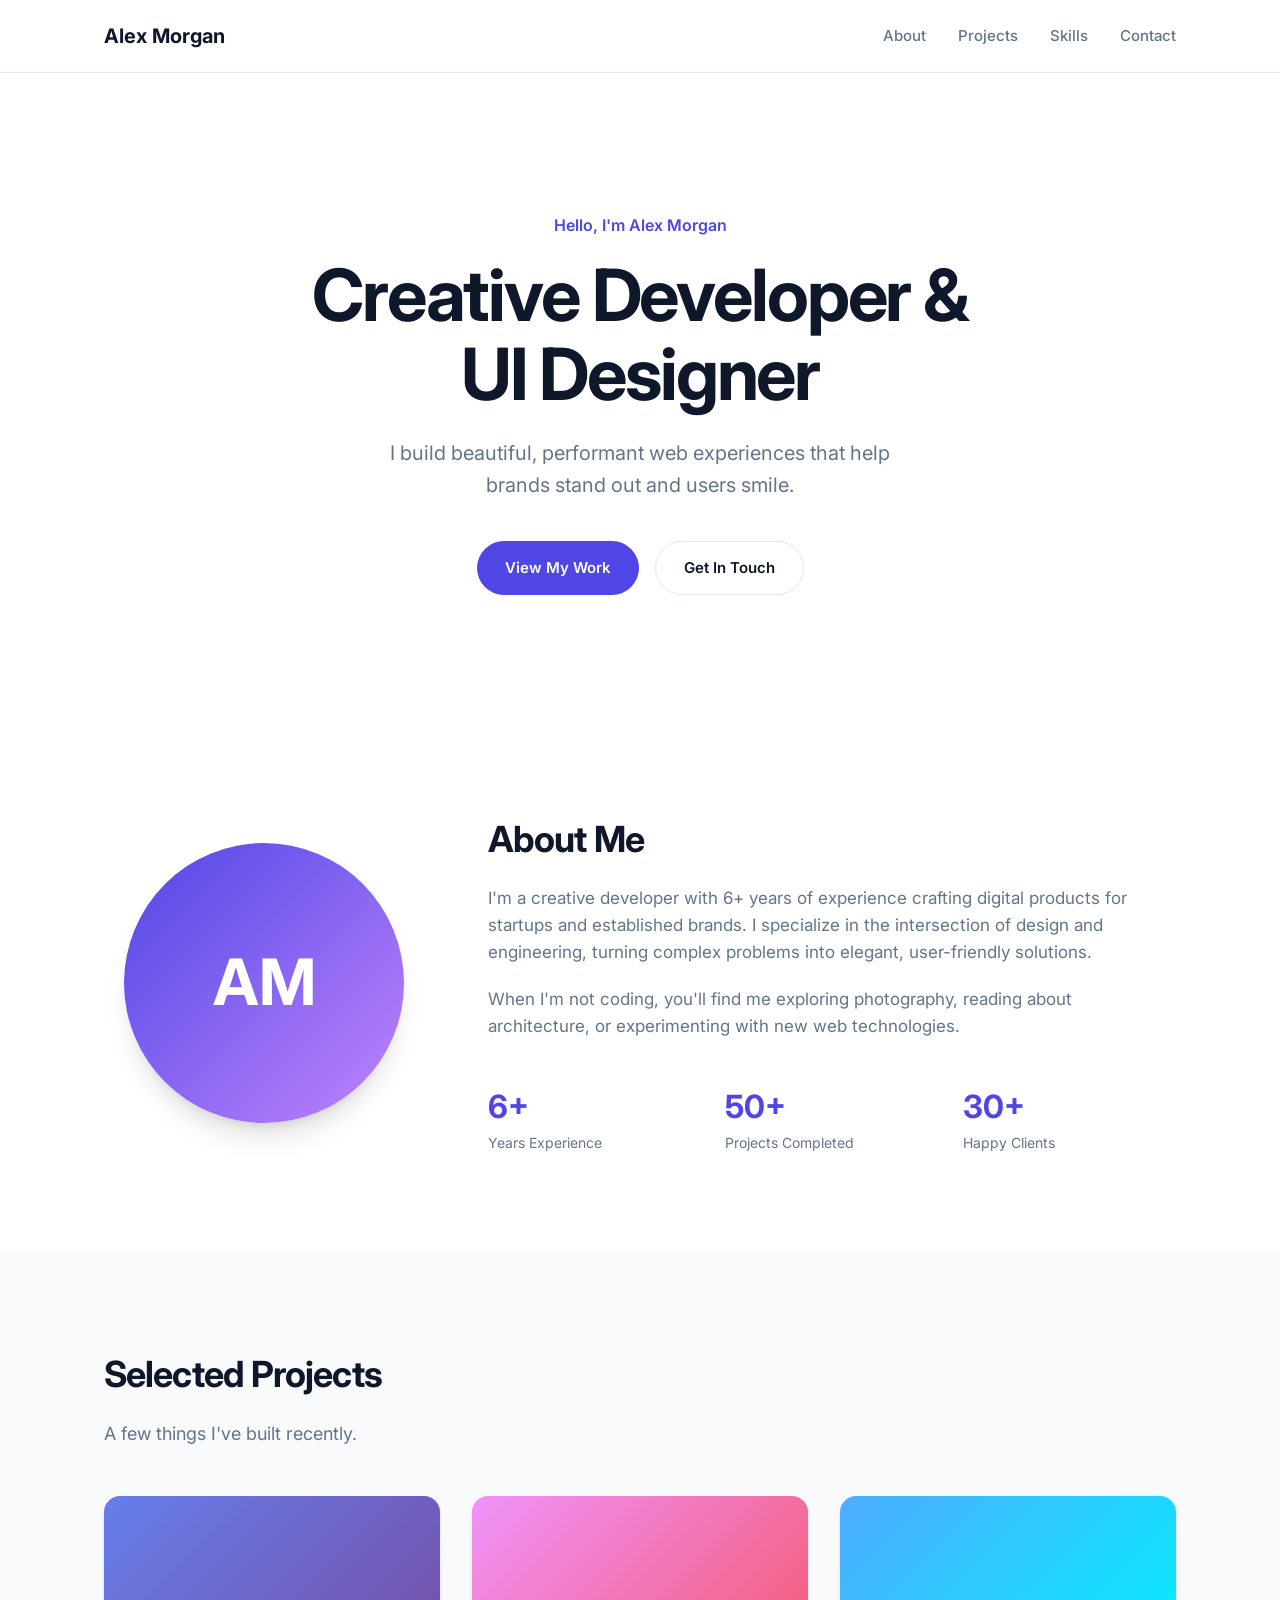
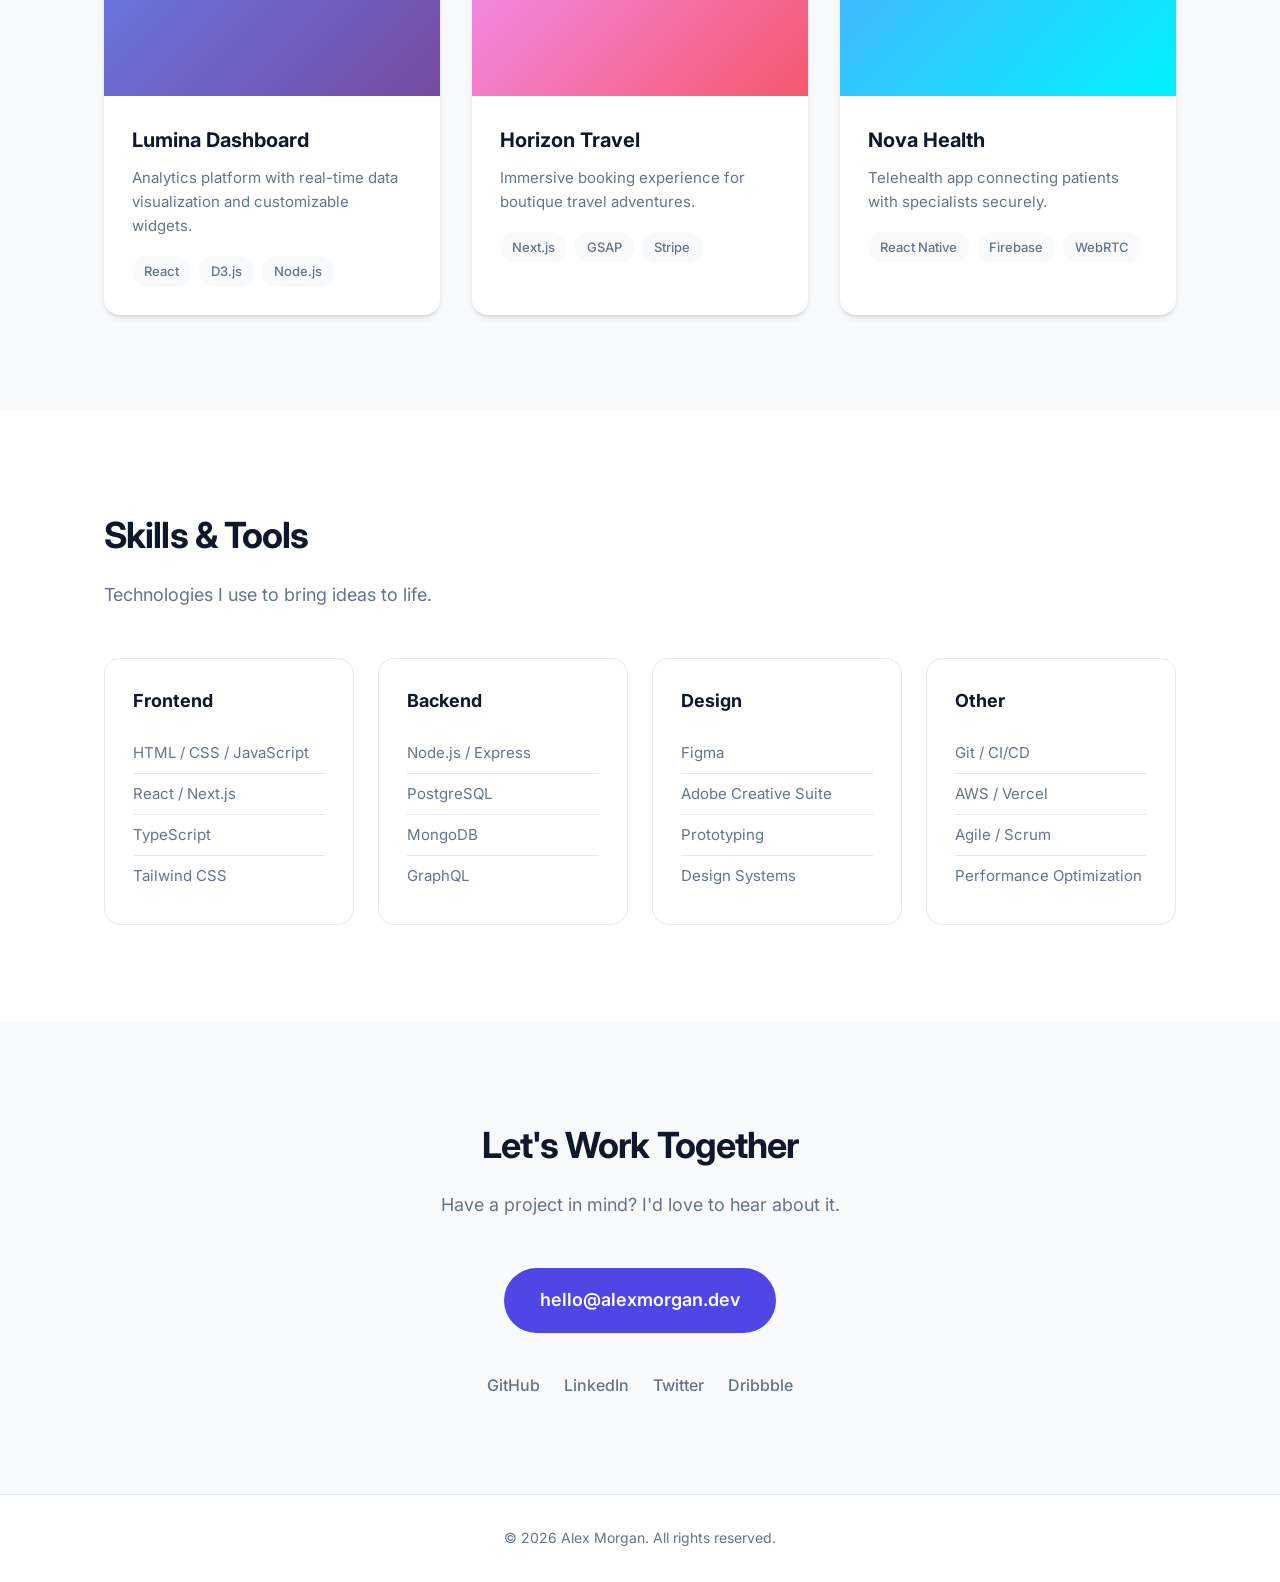
<file: portfolio-website/index.html>
<!DOCTYPE html>
<html lang="en">
<head>
    <meta charset="UTF-8">
    <meta name="viewport" content="width=device-width, initial-scale=1.0">
    <title>Alex Morgan | Creative Developer</title>
    <link rel="preconnect" href="https://fonts.googleapis.com">
    <link rel="preconnect" href="https://fonts.gstatic.com" crossorigin>
    <link href="https://fonts.googleapis.com/css2?family=Inter:wght@300;400;500;600;700&display=swap" rel="stylesheet">
    <link rel="stylesheet" href="styles.css">
</head>
<body>
    <nav class="navbar">
        <div class="container nav-container">
            <a href="#" class="logo">Alex Morgan</a>
            <ul class="nav-links">
                <li><a href="#about">About</a></li>
                <li><a href="#projects">Projects</a></li>
                <li><a href="#skills">Skills</a></li>
                <li><a href="#contact">Contact</a></li>
            </ul>
            <button class="mobile-menu-btn" aria-label="Toggle menu">
                <span></span>
                <span></span>
                <span></span>
            </button>
        </div>
    </nav>

    <header class="hero">
        <div class="container">
            <p class="hero-greeting">Hello, I'm Alex Morgan</p>
            <h1 class="hero-title">Creative Developer &<br>UI Designer</h1>
            <p class="hero-description">I build beautiful, performant web experiences that help brands stand out and users smile.</p>
            <div class="hero-actions">
                <a href="#projects" class="btn btn-primary">View My Work</a>
                <a href="#contact" class="btn btn-secondary">Get In Touch</a>
            </div>
        </div>
    </header>

    <section id="about" class="about section">
        <div class="container">
            <div class="about-grid">
                <div class="about-image">
                    <div class="image-placeholder">
                        <span>AM</span>
                    </div>
                </div>
                <div class="about-content">
                    <h2 class="section-title">About Me</h2>
                    <p>I'm a creative developer with 6+ years of experience crafting digital products for startups and established brands. I specialize in the intersection of design and engineering, turning complex problems into elegant, user-friendly solutions.</p>
                    <p>When I'm not coding, you'll find me exploring photography, reading about architecture, or experimenting with new web technologies.</p>
                    <div class="stats">
                        <div class="stat">
                            <span class="stat-number">6+</span>
                            <span class="stat-label">Years Experience</span>
                        </div>
                        <div class="stat">
                            <span class="stat-number">50+</span>
                            <span class="stat-label">Projects Completed</span>
                        </div>
                        <div class="stat">
                            <span class="stat-number">30+</span>
                            <span class="stat-label">Happy Clients</span>
                        </div>
                    </div>
                </div>
            </div>
        </div>
    </section>

    <section id="projects" class="projects section section-alt">
        <div class="container">
            <h2 class="section-title">Selected Projects</h2>
            <p class="section-subtitle">A few things I've built recently.</p>
            <div class="projects-grid">
                <article class="project-card">
                    <div class="project-image project-gradient-1"></div>
                    <div class="project-info">
                        <h3>Lumina Dashboard</h3>
                        <p>Analytics platform with real-time data visualization and customizable widgets.</p>
                        <div class="project-tags">
                            <span>React</span>
                            <span>D3.js</span>
                            <span>Node.js</span>
                        </div>
                    </div>
                </article>
                <article class="project-card">
                    <div class="project-image project-gradient-2"></div>
                    <div class="project-info">
                        <h3>Horizon Travel</h3>
                        <p>Immersive booking experience for boutique travel adventures.</p>
                        <div class="project-tags">
                            <span>Next.js</span>
                            <span>GSAP</span>
                            <span>Stripe</span>
                        </div>
                    </div>
                </article>
                <article class="project-card">
                    <div class="project-image project-gradient-3"></div>
                    <div class="project-info">
                        <h3>Nova Health</h3>
                        <p>Telehealth app connecting patients with specialists securely.</p>
                        <div class="project-tags">
                            <span>React Native</span>
                            <span>Firebase</span>
                            <span>WebRTC</span>
                        </div>
                    </div>
                </article>
            </div>
        </div>
    </section>

    <section id="skills" class="skills section">
        <div class="container">
            <h2 class="section-title">Skills & Tools</h2>
            <p class="section-subtitle">Technologies I use to bring ideas to life.</p>
            <div class="skills-grid">
                <div class="skill-category">
                    <h3>Frontend</h3>
                    <ul>
                        <li>HTML / CSS / JavaScript</li>
                        <li>React / Next.js</li>
                        <li>TypeScript</li>
                        <li>Tailwind CSS</li>
                    </ul>
                </div>
                <div class="skill-category">
                    <h3>Backend</h3>
                    <ul>
                        <li>Node.js / Express</li>
                        <li>PostgreSQL</li>
                        <li>MongoDB</li>
                        <li>GraphQL</li>
                    </ul>
                </div>
                <div class="skill-category">
                    <h3>Design</h3>
                    <ul>
                        <li>Figma</li>
                        <li>Adobe Creative Suite</li>
                        <li>Prototyping</li>
                        <li>Design Systems</li>
                    </ul>
                </div>
                <div class="skill-category">
                    <h3>Other</h3>
                    <ul>
                        <li>Git / CI/CD</li>
                        <li>AWS / Vercel</li>
                        <li>Agile / Scrum</li>
                        <li>Performance Optimization</li>
                    </ul>
                </div>
            </div>
        </div>
    </section>

    <section id="contact" class="contact section section-alt">
        <div class="container">
            <div class="contact-content">
                <h2 class="section-title">Let's Work Together</h2>
                <p class="section-subtitle">Have a project in mind? I'd love to hear about it.</p>
                <a href="mailto:hello@alexmorgan.dev" class="btn btn-primary btn-large">hello@alexmorgan.dev</a>
                <div class="social-links">
                    <a href="#" aria-label="GitHub">GitHub</a>
                    <a href="#" aria-label="LinkedIn">LinkedIn</a>
                    <a href="#" aria-label="Twitter">Twitter</a>
                    <a href="#" aria-label="Dribbble">Dribbble</a>
                </div>
            </div>
        </div>
    </section>

    <footer class="footer">
        <div class="container">
            <p>&copy; 2026 Alex Morgan. All rights reserved.</p>
        </div>
    </footer>

    <script src="script.js"></script>
</body>
</html>
</file>
<file: styles.css>
:root {
    --primary: #005ea6;
    --primary-dark: #004d88;
    --primary-light: #e6f1fa;
    --accent: #f36f21;
    --dark: #1a202c;
    --text: #334155;
    --gray: #64748b;
    --gray-light: #f8fafc;
    --border: #e2e8f0;
    --white: #ffffff;
    --green: #16a34a;
    --red: #dc2626;
    --radius: 14px;
    --radius-sm: 8px;
    --shadow: 0 1px 3px rgb(0 0 0 / 0.08), 0 1px 2px rgb(0 0 0 / 0.04);
    --shadow-md: 0 4px 12px rgb(0 0 0 / 0.08);
    --shadow-lg: 0 12px 32px rgb(0 0 0 / 0.12);
    --transition: 0.25s cubic-bezier(0.4, 0, 0.2, 1);
}

* {
    margin: 0;
    padding: 0;
    box-sizing: border-box;
}

*::before,
*::after {
    box-sizing: border-box;
}

html {
    scroll-behavior: smooth;
}

body {
    font-family: 'Inter', system-ui, -apple-system, BlinkMacSystemFont, 'Segoe UI', sans-serif;
    color: var(--text);
    background: var(--white);
    line-height: 1.55;
    -webkit-font-smoothing: antialiased;
    -moz-osx-font-smoothing: grayscale;
}

.container {
    width: 100%;
    max-width: 1280px;
    margin: 0 auto;
    padding: 0 24px;
}

.section {
    padding: 64px 0;
}

.section-alt {
    background: var(--gray-light);
}

.section-title {
    font-size: 1.125rem;
    font-weight: 800;
    margin-bottom: 36px;
    color: var(--dark);
    text-transform: uppercase;
    letter-spacing: 0.02em;
    position: relative;
    padding-bottom: 12px;
}

.section-title::after {
    content: '';
    position: absolute;
    bottom: 0;
    left: 0;
    width: 50px;
    height: 3px;
    background: var(--primary);
    border-radius: 3px;
}

.icon {
    width: 18px;
    height: 18px;
    flex-shrink: 0;
}

/* Topbar */
.topbar {
    background: var(--gray-light);
    padding: 8px 0;
    font-size: 0.8125rem;
    border-bottom: 1px solid var(--border);
}

.topbar-inner {
    display: flex;
    align-items: center;
    justify-content: space-between;
}

.topbar-left,
.topbar-right {
    display: flex;
    align-items: center;
    gap: 20px;
}

.topbar-item {
    display: flex;
    align-items: center;
    gap: 6px;
    color: var(--text);
}

.topbar a {
    color: var(--text);
    text-decoration: none;
    transition: color var(--transition);
}

.topbar a:hover {
    color: var(--primary);
}

.topbar-cart {
    display: flex;
    align-items: center;
    justify-content: center;
    width: 32px;
    height: 32px;
    border-radius: 50%;
    transition: background var(--transition), color var(--transition);
}

.topbar-cart:hover {
    background: var(--primary-light);
    color: var(--primary);
}

/* Main header */
.main-header {
    background: var(--white);
    padding: 16px 0;
    border-bottom: 1px solid var(--border);
    position: sticky;
    top: 0;
    z-index: 100;
    box-shadow: var(--shadow);
}

.header-inner {
    display: flex;
    align-items: center;
    gap: 48px;
}

.logo-group {
    display: flex;
    align-items: center;
    gap: 14px;
    text-decoration: none;
    flex-shrink: 0;
    transition: opacity var(--transition);
}

.logo-group:hover {
    opacity: 0.85;
}

.logo-circle {
    width: 54px;
    height: 54px;
    border-radius: 50%;
    border: 3px solid var(--primary);
    color: var(--primary);
    display: flex;
    align-items: center;
    justify-content: center;
    font-weight: 800;
    font-size: 1rem;
    transition: background var(--transition), color var(--transition);
}

.logo-group:hover .logo-circle {
    background: var(--primary);
    color: var(--white);
}

.logo-text {
    display: flex;
    flex-direction: column;
    line-height: 1.1;
}

.logo-line1 {
    font-size: 0.625rem;
    color: var(--gray);
    letter-spacing: 0.12em;
}

.logo-line2,
.logo-line3 {
    font-size: 0.75rem;
    color: var(--dark);
    font-weight: 800;
    letter-spacing: 0.04em;
}

.header-center {
    display: flex;
    align-items: center;
    gap: 16px;
    flex: 1;
    max-width: 720px;
}

/* Category dropdown */
.category-dropdown {
    position: relative;
    flex-shrink: 0;
}

.dropdown-toggle {
    display: flex;
    align-items: center;
    gap: 10px;
    padding: 11px 18px;
    background: var(--primary);
    border: 1px solid var(--primary);
    border-radius: var(--radius-sm);
    font-weight: 700;
    font-size: 0.9375rem;
    color: var(--white);
    cursor: pointer;
    transition: background var(--transition), border-color var(--transition), transform var(--transition), box-shadow var(--transition);
    box-shadow: var(--shadow-md);
}

.dropdown-toggle:hover {
    background: var(--primary-dark);
    border-color: var(--primary-dark);
    transform: translateY(-1px);
    box-shadow: var(--shadow-lg);
}

.dropdown-toggle .grid-icon {
    width: 20px;
    height: 20px;
    color: var(--white);
}

.dropdown-toggle .chevron {
    width: 16px;
    height: 16px;
    transition: transform var(--transition);
}

.category-dropdown.open .chevron {
    transform: rotate(180deg);
}

.dropdown-menu {
    position: absolute;
    top: calc(100% + 10px);
    left: 0;
    min-width: 320px;
    background: var(--white);
    border: 1px solid var(--border);
    border-radius: var(--radius);
    box-shadow: var(--shadow-lg);
    padding: 10px 0;
    opacity: 0;
    visibility: hidden;
    transform: translateY(-12px) scale(0.98);
    transform-origin: top left;
    transition: opacity var(--transition), visibility var(--transition), transform var(--transition);
    z-index: 50;
}

.category-dropdown.open .dropdown-menu {
    opacity: 1;
    visibility: visible;
    transform: translateY(0) scale(1);
}

.dropdown-menu a {
    display: flex;
    align-items: center;
    justify-content: space-between;
    padding: 12px 18px;
    color: var(--text);
    text-decoration: none;
    font-size: 0.9375rem;
    transition: background var(--transition), color var(--transition), padding-left var(--transition);
    cursor: pointer;
}

.dropdown-menu a:hover {
    background: var(--primary-light);
    color: var(--primary);
    padding-left: 24px;
}

.sale-link {
    color: var(--red) !important;
    font-weight: 700;
}

.sale-link:hover {
    color: #b91c1c !important;
}

.sale-link .sale-tag {
    background: var(--red);
    color: white;
    font-size: 0.625rem;
    font-weight: 800;
    padding: 3px 8px;
    border-radius: 4px;
    transform: rotate(-8deg);
    transition: transform var(--transition);
}

.sale-link:hover .sale-tag {
    transform: rotate(0deg) scale(1.05);
}

/* Search */
.search-form {
    flex: 1;
    display: flex;
    position: relative;
}

.search-form input {
    width: 100%;
    padding: 12px 48px 12px 18px;
    border: 1px solid var(--border);
    border-radius: var(--radius-sm);
    font-size: 0.9375rem;
    background: var(--gray-light);
    transition: background var(--transition), border-color var(--transition), box-shadow var(--transition);
}

.search-form input:hover {
    background: var(--white);
}

.search-form input:focus {
    outline: none;
    border-color: var(--primary);
    background: var(--white);
    box-shadow: 0 0 0 4px var(--primary-light);
}

.search-btn {
    position: absolute;
    right: 6px;
    top: 50%;
    transform: translateY(-50%);
    background: var(--primary);
    border: none;
    width: 34px;
    height: 34px;
    border-radius: 6px;
    color: var(--white);
    cursor: pointer;
    display: flex;
    align-items: center;
    justify-content: center;
    transition: background var(--transition), transform var(--transition);
}

.search-btn:hover {
    background: var(--primary-dark);
    transform: translateY(-50%) scale(1.05);
}

/* Hero banner */
.hero-banner {
    background: var(--gray-light);
    padding: 40px 0 60px;
    text-align: center;
    position: relative;
}

.hero-placeholder {
    width: 100%;
    height: 360px;
    background: linear-gradient(135deg, #e2e8f0 0%, #f1f5f9 50%, #e2e8f0 100%);
    background-size: 200% 200%;
    border-radius: var(--radius);
    display: flex;
    align-items: center;
    justify-content: center;
    color: var(--gray);
    font-size: 2rem;
    font-weight: 700;
    letter-spacing: 0.1em;
    animation: shimmer 3s ease-in-out infinite;
}

@keyframes shimmer {
    0% { background-position: 0% 50%; }
    50% { background-position: 100% 50%; }
    100% { background-position: 0% 50%; }
}

.scroll-down {
    position: absolute;
    bottom: 16px;
    left: 50%;
    transform: translateX(-50%);
    color: var(--dark);
    width: 32px;
    height: 32px;
    display: flex;
    align-items: center;
    justify-content: center;
    animation: bounce 2s infinite;
}

@keyframes bounce {
    0%, 100% { transform: translateX(-50%) translateY(0); }
    50% { transform: translateX(-50%) translateY(8px); }
}

/* Sectors - removed */

/* Brands */
.brands.section {
    padding-top: 72px;
}

.brands-grid {
    display: grid;
    grid-template-columns: repeat(5, 1fr);
    gap: 20px;
}

.brand-card {
    display: flex;
    align-items: center;
    gap: 14px;
    padding: 14px;
    background: var(--white);
    border: 1px solid var(--border);
    border-radius: var(--radius);
    text-decoration: none;
    transition: transform var(--transition), box-shadow var(--transition), border-color var(--transition);
}

.brand-card:hover {
    box-shadow: var(--shadow-lg);
    transform: translateY(-4px);
    border-color: var(--primary);
}

.brand-visual {
    width: 72px;
    height: 72px;
    flex-shrink: 0;
    display: flex;
    align-items: center;
    justify-content: center;
    background: var(--gray-light);
    border-radius: 12px;
    overflow: hidden;
    border: 1px solid var(--border);
}

.brand-img {
    width: 100%;
    height: 100%;
    display: flex;
    align-items: center;
    justify-content: center;
    overflow: hidden;
}

.brand-img img {
    width: 100%;
    height: 100%;
    object-fit: cover;
    transition: transform var(--transition);
}

.brand-card:hover .brand-img img {
    transform: scale(1.08);
}

.brand-info {
    display: flex;
    flex-direction: column;
    gap: 4px;
}

.brand-name {
    font-size: 0.8125rem;
    font-weight: 800;
    color: var(--dark);
    transition: color var(--transition);
}

.brand-card:hover .brand-name {
    color: var(--primary);
}

.brand-cat {
    font-size: 0.6875rem;
    font-weight: 700;
    color: var(--gray);
    letter-spacing: 0.02em;
    transition: color var(--transition);
}

.brand-card:hover .brand-cat {
    color: var(--primary);
}

/* Products section */
.products-header {
    display: flex;
    align-items: center;
    justify-content: space-between;
    flex-wrap: wrap;
    gap: 16px;
    margin-bottom: 32px;
}

.products-section .products-grid {
    display: grid;
    grid-template-columns: repeat(4, 1fr);
    gap: 20px;
}

.product-card {
    position: relative;
    background: white;
    border-radius: var(--radius);
    overflow: hidden;
    box-shadow: var(--shadow);
    display: flex;
    flex-direction: column;
    transition: transform var(--transition), box-shadow var(--transition);
    animation: fadeInUp 0.5s ease forwards;
}

.product-card:hover {
    transform: translateY(-6px);
    box-shadow: var(--shadow-lg);
}

.badge {
    position: absolute;
    top: 12px;
    left: 12px;
    background: var(--red);
    color: white;
    padding: 5px 10px;
    border-radius: 6px;
    font-size: 0.6875rem;
    font-weight: 800;
    z-index: 2;
    box-shadow: var(--shadow);
}

.badge-new {
    background: var(--green);
}

.product-img {
    height: 170px;
    width: 100%;
    transition: transform var(--transition);
}

.product-card:hover .product-img {
    transform: scale(1.04);
}

.product-body {
    padding: 18px;
    display: flex;
    flex-direction: column;
    flex: 1;
}

.product-body h3 {
    font-size: 0.875rem;
    font-weight: 700;
    margin-bottom: 6px;
    color: var(--dark);
    min-height: 38px;
    line-height: 1.4;
    transition: color var(--transition);
}

.product-card:hover .product-body h3 {
    color: var(--primary);
}

.sku {
    font-size: 0.6875rem;
    color: var(--gray);
    margin-bottom: 10px;
}

.product-desc {
    font-size: 0.75rem;
    color: var(--text);
    line-height: 1.5;
    margin-bottom: 12px;
    flex: 1;
    display: -webkit-box;
    -webkit-line-clamp: 3;
    -webkit-box-orient: vertical;
    overflow: hidden;
}

.price-row {
    display: flex;
    align-items: center;
    gap: 10px;
    margin-bottom: 8px;
}

.price {
    font-size: 1rem;
    font-weight: 800;
    color: var(--red);
}

.old-price {
    font-size: 0.8125rem;
    color: var(--gray);
    text-decoration: line-through;
}

.stock {
    font-size: 0.75rem;
    color: var(--green);
    margin-bottom: 12px;
    font-weight: 600;
}

.product-actions {
    display: flex;
    flex-direction: column;
    gap: 8px;
}

.add-cart-btn {
    width: 100%;
    padding: 11px;
    background: var(--dark);
    color: white;
    border: none;
    border-radius: var(--radius-sm);
    font-weight: 700;
    font-size: 0.6875rem;
    cursor: pointer;
    transition: background var(--transition), transform var(--transition), box-shadow var(--transition);
    text-transform: uppercase;
    letter-spacing: 0.03em;
}

.add-cart-btn:hover {
    background: var(--primary);
    transform: translateY(-1px);
    box-shadow: var(--shadow-md);
}

.detail-btn {
    width: 100%;
    padding: 10px;
    background: transparent;
    color: var(--primary);
    border: 1px solid var(--primary);
    border-radius: var(--radius-sm);
    font-weight: 700;
    font-size: 0.6875rem;
    cursor: pointer;
    transition: all var(--transition);
    text-transform: uppercase;
}

.detail-btn:hover {
    background: var(--primary);
    color: white;
    transform: translateY(-1px);
}

.btn-secondary {
    background: transparent;
    color: var(--primary);
    border: 1px solid var(--primary);
    box-shadow: none;
}

.btn-secondary:hover {
    background: var(--primary);
    color: white;
    box-shadow: var(--shadow-md);
}

@keyframes fadeInUp {
    from {
        opacity: 0;
        transform: translateY(20px);
    }
    to {
        opacity: 1;
        transform: translateY(0);
    }
}

/* Modal */
.modal-overlay {
    position: fixed;
    inset: 0;
    background: rgba(15, 23, 42, 0.7);
    backdrop-filter: blur(6px);
    display: flex;
    align-items: center;
    justify-content: center;
    z-index: 200;
    opacity: 0;
    visibility: hidden;
    transition: opacity var(--transition), visibility var(--transition);
    padding: 20px;
}

.modal-overlay.open {
    opacity: 1;
    visibility: visible;
}

.modal {
    background: white;
    border-radius: var(--radius);
    max-width: 900px;
    width: 100%;
    max-height: 90vh;
    overflow-y: auto;
    position: relative;
    transform: scale(0.95) translateY(20px);
    transition: transform var(--transition);
    box-shadow: var(--shadow-lg);
}

.modal-overlay.open .modal {
    transform: scale(1) translateY(0);
}

.modal-close {
    position: absolute;
    top: 16px;
    right: 16px;
    width: 36px;
    height: 36px;
    border-radius: 50%;
    border: none;
    background: var(--gray-light);
    color: var(--dark);
    font-size: 1.5rem;
    line-height: 1;
    cursor: pointer;
    display: flex;
    align-items: center;
    justify-content: center;
    transition: background var(--transition), color var(--transition), transform var(--transition);
    z-index: 10;
}

.modal-close:hover {
    background: var(--red);
    color: white;
    transform: rotate(90deg);
}

.modal-content {
    display: grid;
    grid-template-columns: 1fr 1.2fr;
    gap: 0;
}

.modal-img {
    min-height: 360px;
    background-size: cover;
}

.modal-info {
    padding: 36px;
    display: flex;
    flex-direction: column;
}

.modal-brand {
    display: inline-block;
    background: var(--primary-light);
    color: var(--primary);
    padding: 6px 12px;
    border-radius: 6px;
    font-size: 0.75rem;
    font-weight: 800;
    margin-bottom: 14px;
    width: fit-content;
}

.modal-info h2 {
    font-size: 1.375rem;
    font-weight: 800;
    color: var(--dark);
    margin-bottom: 8px;
    line-height: 1.3;
}

.modal-sku {
    font-size: 0.8125rem;
    color: var(--gray);
    margin-bottom: 16px;
}

.modal-desc {
    font-size: 0.9375rem;
    color: var(--text);
    line-height: 1.6;
    margin-bottom: 20px;
}

.modal-specs {
    list-style: none;
    margin-bottom: 24px;
}

.modal-specs li {
    padding: 8px 0;
    border-bottom: 1px solid var(--border);
    font-size: 0.875rem;
    color: var(--text);
    position: relative;
    padding-left: 20px;
}

.modal-specs li::before {
    content: '✓';
    position: absolute;
    left: 0;
    color: var(--green);
    font-weight: 700;
}

.modal-specs li:last-child {
    border-bottom: none;
}

.modal-price-row {
    display: flex;
    align-items: center;
    gap: 14px;
    margin-bottom: 8px;
    margin-top: auto;
}

.modal-price {
    font-size: 1.5rem;
    font-weight: 800;
    color: var(--red);
}

.modal-old-price {
    font-size: 1rem;
    color: var(--gray);
    text-decoration: line-through;
}

.modal-stock {
    font-size: 0.875rem;
    color: var(--green);
    margin-bottom: 20px;
    font-weight: 600;
}

.modal-actions .btn-primary {
    width: 100%;
    padding: 14px 28px;
    font-size: 0.9375rem;
}

/* Contact */
.contact-grid {
    display: grid;
    grid-template-columns: 1fr 1.2fr;
    gap: 48px;
}

.info-block {
    margin-bottom: 24px;
}

.info-block h4 {
    font-size: 0.75rem;
    color: var(--primary);
    margin-bottom: 6px;
    letter-spacing: 0.05em;
}

.info-block p {
    color: var(--gray);
    font-size: 0.875rem;
}

.contact-form {
    background: white;
    padding: 28px;
    border-radius: var(--radius);
    box-shadow: var(--shadow);
}

.contact-form h3 {
    font-size: 0.9375rem;
    font-weight: 800;
    margin-bottom: 20px;
}

.form-row {
    display: grid;
    grid-template-columns: 1fr 1fr;
    gap: 14px;
    margin-bottom: 14px;
}

.contact-form input,
.contact-form textarea {
    width: 100%;
    padding: 13px 16px;
    border: 1px solid var(--border);
    border-radius: var(--radius-sm);
    font-family: inherit;
    font-size: 0.875rem;
    background: var(--gray-light);
    transition: background var(--transition), border-color var(--transition), box-shadow var(--transition);
}

.contact-form input:hover,
.contact-form textarea:hover {
    background: var(--white);
}

.contact-form input:focus,
.contact-form textarea:focus {
    outline: none;
    border-color: var(--primary);
    background: var(--white);
    box-shadow: 0 0 0 4px var(--primary-light);
}

.contact-form textarea {
    margin-bottom: 14px;
    resize: vertical;
}

.btn {
    display: inline-flex;
    align-items: center;
    justify-content: center;
    padding: 13px 28px;
    border-radius: var(--radius-sm);
    font-weight: 700;
    font-size: 0.8125rem;
    text-decoration: none;
    border: none;
    cursor: pointer;
    transition: all var(--transition);
    text-transform: uppercase;
    letter-spacing: 0.03em;
}

.btn-primary {
    background: var(--primary);
    color: white;
    box-shadow: var(--shadow-md);
}

.btn-primary:hover {
    background: var(--primary-dark);
    transform: translateY(-2px);
    box-shadow: var(--shadow-lg);
}

/* Footer */
.footer {
    background: var(--dark);
    color: white;
    padding: 56px 0 24px;
}

.footer-grid {
    display: grid;
    grid-template-columns: 2fr 1fr 1fr 1fr;
    gap: 40px;
    margin-bottom: 40px;
}

.footer-col h3 {
    font-size: 1.5rem;
    font-weight: 800;
    margin-bottom: 14px;
}

.footer-col h4 {
    font-size: 0.75rem;
    font-weight: 700;
    margin-bottom: 14px;
    letter-spacing: 0.05em;
    color: #94a3b8;
}

.footer-col p {
    color: #94a3b8;
    font-size: 0.875rem;
}

.footer-col ul {
    list-style: none;
}

.footer-col li {
    margin-bottom: 8px;
    color: #94a3b8;
    font-size: 0.875rem;
}

.footer-col a {
    color: #94a3b8;
    text-decoration: none;
    transition: color var(--transition), padding-left var(--transition);
    display: inline-block;
}

.footer-col a:hover {
    color: white;
    padding-left: 4px;
}

.footer-bottom {
    border-top: 1px solid rgba(255,255,255,0.1);
    padding-top: 20px;
    display: flex;
    justify-content: space-between;
    align-items: center;
    flex-wrap: wrap;
    gap: 14px;
    font-size: 0.75rem;
    color: #94a3b8;
}

.footer-links {
    display: flex;
    gap: 20px;
}

.footer-links a {
    color: #94a3b8;
    text-decoration: none;
    transition: color var(--transition);
}

.footer-links a:hover {
    color: white;
}

/* Floating buttons */
.floating-buttons {
    position: fixed;
    right: 20px;
    top: 50%;
    transform: translateY(-50%);
    display: flex;
    flex-direction: column;
    gap: 10px;
    z-index: 90;
}

.floating-btn {
    width: 48px;
    height: 48px;
    border-radius: 50%;
    background: var(--white);
    border: 1px solid var(--border);
    display: flex;
    align-items: center;
    justify-content: center;
    color: var(--primary);
    box-shadow: var(--shadow-md);
    transition: all var(--transition);
}

.floating-btn:hover {
    background: var(--primary);
    color: white;
    border-color: var(--primary);
    transform: scale(1.1) rotate(4deg);
}

.floating-btn svg {
    width: 22px;
    height: 22px;
}

.sale-floating {
    background: var(--accent);
    color: white;
    border-color: var(--accent);
}

.sale-floating:hover {
    background: #e5631a;
    border-color: #e5631a;
}

/* Toast */
.toast {
    position: fixed;
    bottom: 24px;
    right: 24px;
    background: var(--dark);
    color: white;
    padding: 14px 22px;
    border-radius: 8px;
    box-shadow: var(--shadow-lg);
    font-size: 0.875rem;
    z-index: 100;
    transform: translateY(100px);
    opacity: 0;
    transition: all 0.3s;
}

.toast.show {
    transform: translateY(0);
    opacity: 1;
}

/* Responsive */
@media (max-width: 1024px) {
    .brands-grid {
        grid-template-columns: repeat(3, 1fr);
    }

    .products-section .products-grid {
        grid-template-columns: repeat(2, 1fr);
    }

    .modal-content {
        grid-template-columns: 1fr;
    }

    .modal-img {
        min-height: 220px;
    }
}

@media (max-width: 768px) {
    .topbar-left,
    .topbar-right {
        gap: 12px;
    }

    .topbar-item span:not(.icon),
    .topbar-right a:not(.topbar-cart):not(:last-child) {
        display: none;
    }

    .header-inner {
        flex-wrap: wrap;
        gap: 16px;
    }

    .header-center {
        width: 100%;
        max-width: none;
        order: 3;
    }

    .category-dropdown {
        flex: 1;
    }

    .dropdown-menu {
        left: 0;
        right: 0;
        min-width: auto;
        width: 100vw;
        max-width: 100%;
    }

    .brands-grid {
        grid-template-columns: repeat(2, 1fr);
    }

    .products-section .products-grid,
    .contact-grid,
    .footer-grid {
        grid-template-columns: 1fr;
    }

    .modal-info {
        padding: 24px;
    }

    .modal-price {
        font-size: 1.25rem;
    }

    .form-row {
        grid-template-columns: 1fr;
    }

    .floating-buttons {
        right: 12px;
        bottom: 80px;
        top: auto;
        transform: none;
    }

    .footer-bottom {
        flex-direction: column;
        text-align: center;
    }
}
</file>
<file: portfolio-website/styles.css>
:root {
    --color-bg: #ffffff;
    --color-bg-alt: #f8fafc;
    --color-text: #0f172a;
    --color-text-muted: #64748b;
    --color-primary: #4f46e5;
    --color-primary-hover: #4338ca;
    --color-secondary: #0f172a;
    --color-border: #e2e8f0;
    --radius: 12px;
    --radius-lg: 16px;
    --shadow: 0 4px 6px -1px rgb(0 0 0 / 0.1), 0 2px 4px -2px rgb(0 0 0 / 0.1);
    --shadow-lg: 0 20px 25px -5px rgb(0 0 0 / 0.1), 0 8px 10px -6px rgb(0 0 0 / 0.1);
    --container-width: 1120px;
}

* {
    margin: 0;
    padding: 0;
    box-sizing: border-box;
}

html {
    scroll-behavior: smooth;
}

body {
    font-family: 'Inter', system-ui, -apple-system, sans-serif;
    background: var(--color-bg);
    color: var(--color-text);
    line-height: 1.6;
    -webkit-font-smoothing: antialiased;
}

.container {
    width: 100%;
    max-width: var(--container-width);
    margin: 0 auto;
    padding: 0 24px;
}

.section {
    padding: 96px 0;
}

.section-alt {
    background: var(--color-bg-alt);
}

.section-title {
    font-size: 2.25rem;
    font-weight: 700;
    letter-spacing: -0.025em;
    margin-bottom: 16px;
}

.section-subtitle {
    font-size: 1.125rem;
    color: var(--color-text-muted);
    margin-bottom: 48px;
    max-width: 600px;
}

/* Navbar */
.navbar {
    position: sticky;
    top: 0;
    z-index: 100;
    background: rgba(255, 255, 255, 0.85);
    backdrop-filter: blur(12px);
    border-bottom: 1px solid var(--color-border);
}

.nav-container {
    display: flex;
    align-items: center;
    justify-content: space-between;
    height: 72px;
}

.logo {
    font-size: 1.25rem;
    font-weight: 700;
    color: var(--color-text);
    text-decoration: none;
}

.nav-links {
    display: flex;
    gap: 32px;
    list-style: none;
}

.nav-links a {
    color: var(--color-text-muted);
    text-decoration: none;
    font-weight: 500;
    font-size: 0.9375rem;
    transition: color 0.2s;
}

.nav-links a:hover {
    color: var(--color-text);
}

.mobile-menu-btn {
    display: none;
    flex-direction: column;
    gap: 5px;
    background: none;
    border: none;
    cursor: pointer;
    padding: 8px;
}

.mobile-menu-btn span {
    display: block;
    width: 24px;
    height: 2px;
    background: var(--color-text);
    transition: transform 0.2s, opacity 0.2s;
}

/* Hero */
.hero {
    padding: 140px 0 120px;
    text-align: center;
}

.hero-greeting {
    color: var(--color-primary);
    font-weight: 600;
    font-size: 1rem;
    margin-bottom: 16px;
}

.hero-title {
    font-size: clamp(2.5rem, 6vw, 4.5rem);
    font-weight: 700;
    line-height: 1.1;
    letter-spacing: -0.03em;
    margin-bottom: 24px;
}

.hero-description {
    font-size: 1.25rem;
    color: var(--color-text-muted);
    max-width: 560px;
    margin: 0 auto 40px;
}

.hero-actions {
    display: flex;
    gap: 16px;
    justify-content: center;
    flex-wrap: wrap;
}

/* Buttons */
.btn {
    display: inline-flex;
    align-items: center;
    justify-content: center;
    padding: 14px 28px;
    border-radius: 9999px;
    font-weight: 600;
    font-size: 0.9375rem;
    text-decoration: none;
    transition: all 0.2s;
    border: none;
    cursor: pointer;
}

.btn-primary {
    background: var(--color-primary);
    color: white;
}

.btn-primary:hover {
    background: var(--color-primary-hover);
    transform: translateY(-1px);
    box-shadow: var(--shadow);
}

.btn-secondary {
    background: white;
    color: var(--color-text);
    border: 1px solid var(--color-border);
}

.btn-secondary:hover {
    border-color: var(--color-text-muted);
    background: var(--color-bg-alt);
}

.btn-large {
    padding: 18px 36px;
    font-size: 1.125rem;
}

/* About */
.about-grid {
    display: grid;
    grid-template-columns: 320px 1fr;
    gap: 64px;
    align-items: center;
}

.about-image {
    display: flex;
    justify-content: center;
}

.image-placeholder {
    width: 280px;
    height: 280px;
    border-radius: 50%;
    background: linear-gradient(135deg, var(--color-primary), #c084fc);
    display: flex;
    align-items: center;
    justify-content: center;
    font-size: 4rem;
    font-weight: 700;
    color: white;
    box-shadow: var(--shadow-lg);
}

.about-content p {
    color: var(--color-text-muted);
    margin-bottom: 20px;
    font-size: 1.0625rem;
}

.stats {
    display: grid;
    grid-template-columns: repeat(3, 1fr);
    gap: 24px;
    margin-top: 40px;
}

.stat {
    display: flex;
    flex-direction: column;
}

.stat-number {
    font-size: 2rem;
    font-weight: 700;
    color: var(--color-primary);
}

.stat-label {
    font-size: 0.875rem;
    color: var(--color-text-muted);
}

/* Projects */
.projects-grid {
    display: grid;
    grid-template-columns: repeat(3, 1fr);
    gap: 32px;
}

.project-card {
    background: white;
    border-radius: var(--radius-lg);
    overflow: hidden;
    box-shadow: var(--shadow);
    transition: transform 0.2s, box-shadow 0.2s;
}

.project-card:hover {
    transform: translateY(-4px);
    box-shadow: var(--shadow-lg);
}

.project-image {
    height: 200px;
    width: 100%;
}

.project-gradient-1 {
    background: linear-gradient(135deg, #667eea 0%, #764ba2 100%);
}

.project-gradient-2 {
    background: linear-gradient(135deg, #f093fb 0%, #f5576c 100%);
}

.project-gradient-3 {
    background: linear-gradient(135deg, #4facfe 0%, #00f2fe 100%);
}

.project-info {
    padding: 28px;
}

.project-info h3 {
    font-size: 1.25rem;
    margin-bottom: 10px;
}

.project-info p {
    color: var(--color-text-muted);
    font-size: 0.9375rem;
    margin-bottom: 18px;
}

.project-tags {
    display: flex;
    flex-wrap: wrap;
    gap: 8px;
}

.project-tags span {
    background: var(--color-bg-alt);
    color: var(--color-text-muted);
    padding: 5px 12px;
    border-radius: 9999px;
    font-size: 0.8125rem;
    font-weight: 500;
}

/* Skills */
.skills-grid {
    display: grid;
    grid-template-columns: repeat(4, 1fr);
    gap: 24px;
}

.skill-category {
    background: white;
    padding: 28px;
    border-radius: var(--radius-lg);
    border: 1px solid var(--color-border);
}

.skill-category h3 {
    font-size: 1.125rem;
    margin-bottom: 18px;
}

.skill-category ul {
    list-style: none;
}

.skill-category li {
    color: var(--color-text-muted);
    padding: 8px 0;
    border-bottom: 1px solid var(--color-border);
    font-size: 0.9375rem;
}

.skill-category li:last-child {
    border-bottom: none;
}

/* Contact */
.contact-content {
    text-align: center;
    max-width: 640px;
    margin: 0 auto;
}

.contact-content .section-subtitle {
    margin-left: auto;
    margin-right: auto;
}

.social-links {
    display: flex;
    justify-content: center;
    gap: 24px;
    margin-top: 40px;
}

.social-links a {
    color: var(--color-text-muted);
    text-decoration: none;
    font-weight: 500;
    transition: color 0.2s;
}

.social-links a:hover {
    color: var(--color-primary);
}

/* Footer */
.footer {
    padding: 32px 0;
    text-align: center;
    border-top: 1px solid var(--color-border);
}

.footer p {
    color: var(--color-text-muted);
    font-size: 0.875rem;
}

/* Responsive */
@media (max-width: 992px) {
    .about-grid {
        grid-template-columns: 1fr;
        text-align: center;
    }

    .stats {
        justify-content: center;
    }

    .projects-grid,
    .skills-grid {
        grid-template-columns: repeat(2, 1fr);
    }
}

@media (max-width: 768px) {
    .nav-links {
        display: none;
        position: absolute;
        top: 72px;
        left: 0;
        right: 0;
        background: white;
        flex-direction: column;
        padding: 24px;
        gap: 16px;
        border-bottom: 1px solid var(--color-border);
    }

    .nav-links.active {
        display: flex;
    }

    .mobile-menu-btn {
        display: flex;
    }

    .hero {
        padding: 100px 0 80px;
    }

    .section {
        padding: 64px 0;
    }

    .projects-grid,
    .skills-grid {
        grid-template-columns: 1fr;
    }

    .stats {
        grid-template-columns: 1fr;
        gap: 16px;
    }

    .image-placeholder {
        width: 200px;
        height: 200px;
        font-size: 3rem;
    }
}
</file>
